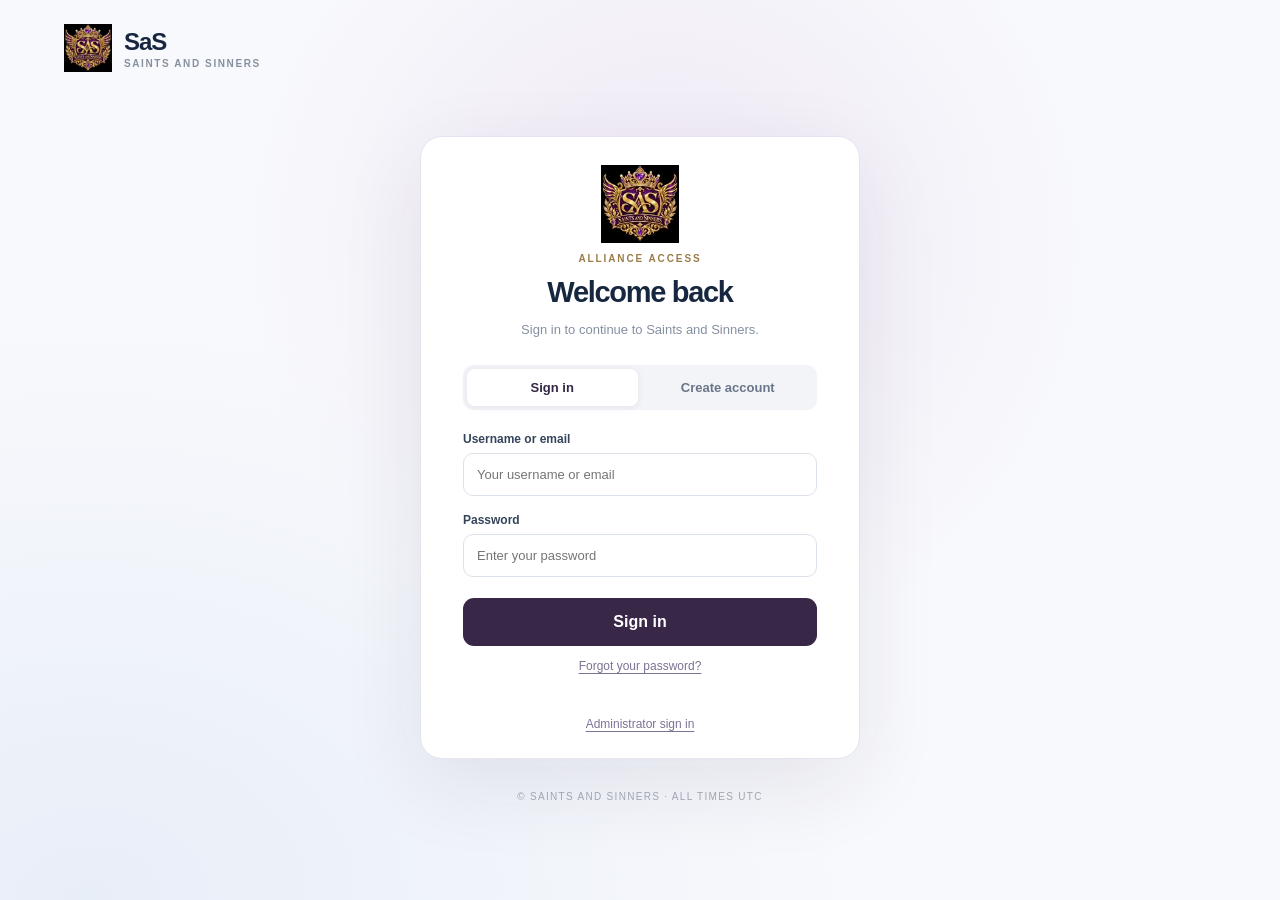
<file: index.html>
<!doctype html>
<html lang="en">
<head>
  <meta charset="utf-8">
  <meta name="viewport" content="width=device-width, initial-scale=1">
  <meta name="theme-color" content="#f7f8fb">
  <meta name="description" content="Saints and Sinners alliance events, resources and news.">
  <title>SaS | Alliance Website</title>
  <link rel="icon" href="/assets/logo.webp" type="image/webp">
  <link rel="stylesheet" href="/styles.css">
  <script src="/calendar.js" defer></script>
  <script src="/rss.js" defer></script>
  <script src="/unread.js" defer></script>
  <script src="/planner.js" defer></script>
  <script src="/reference-data.js" defer></script>
  <script src="/reference-ui.js" defer></script>
  <script src="/planner-ui.js" defer></script>
  <script src="/messenger-rich-ui.js" defer></script>
  <script src="/messenger-ui.js" defer></script>
  <script src="/app.js" defer></script>
</head>
<body>
  <section id="auth-gate" class="auth-gate" aria-label="SaS account access">
    <div class="auth-brand"><img src="/assets/logo.webp" alt="" width="65" height="65"><div><strong>SaS</strong><span>SAINTS AND SINNERS</span></div></div>
    <div class="auth-card">
      <div class="auth-emblem"><img src="/assets/logo.webp" alt="Saints and Sinners crest" width="96" height="96"></div>
      <p class="auth-eyebrow">ALLIANCE ACCESS</p>
      <h1 id="auth-heading">Welcome back</h1>
      <p id="auth-subheading">Sign in to continue to Saints and Sinners.</p>
      <div class="auth-tabs"><button type="button" class="auth-tab active" data-auth-tab="signin">Sign in</button><button type="button" class="auth-tab" data-auth-tab="register">Create account</button></div>
      <form id="member-login-form" class="auth-form">
        <label for="member-login-name">Username or email</label><input id="member-login-name" autocomplete="username" required placeholder="Your username or email">
        <label for="member-login-password">Password</label><input id="member-login-password" type="password" autocomplete="current-password" required placeholder="Enter your password">
        <button type="submit" class="auth-primary">Sign in</button>
        <button type="button" class="auth-admin-link" id="forgot-password">Forgot your password?</button>
      </form>
      <form id="member-register-form" class="auth-form hidden">
        <label for="member-username">Username</label><input id="member-username" minlength="3" maxlength="32" pattern="[A-Za-z0-9_.-]+" autocomplete="username" required placeholder="Choose a username">
        <label for="member-player">In-game player name</label><input id="member-player" minlength="2" maxlength="60" required placeholder="Your Police Chief name">
        <label for="member-email">Email address</label><input id="member-email" type="email" maxlength="254" autocomplete="email" required placeholder="you@example.com">
        <label for="member-password">Password</label><input id="member-password" type="password" minlength="12" maxlength="128" autocomplete="new-password" required placeholder="At least 12 characters">
        <button type="submit" class="auth-primary">Submit registration</button>
      </form>
      <form id="password-request-form" class="auth-form hidden">
        <label for="reset-identifier">Username, email or in-game name</label>
        <input id="reset-identifier" required maxlength="254" autocomplete="username" placeholder="e.g. ZER, email or OgX">
        <button type="submit" class="auth-primary">Request password change</button>
        <div class="auth-recovery-actions">
          <button type="button" class="auth-admin-link" id="have-reset-code">I have a reset code</button>
          <button type="button" class="auth-admin-link" data-auth-back>Back to sign in</button>
        </div>
      </form>
      <form id="password-complete-form" class="auth-form hidden">
        <label for="reset-username">Username, email or in-game name</label>
        <input id="reset-username" required autocomplete="username">
        <label for="reset-code">Reset code provided by an administrator</label>
        <input id="reset-code" required autocomplete="off">
        <label for="reset-new-password">New password</label>
        <input id="reset-new-password" required type="password" autocomplete="new-password" minlength="12" maxlength="128" placeholder="At least 12 characters">
        <button type="submit" class="auth-primary">Change password</button>
        <button type="button" class="auth-admin-link" data-auth-back>Back to sign in</button>
      </form>
      <p id="auth-feedback" class="auth-feedback" role="status" aria-live="polite"></p>
      <button id="auth-admin" type="button" class="auth-admin-link">Administrator sign in</button>
    </div>
    <span class="auth-bottom">© SAINTS AND SINNERS · ALL TIMES UTC</span>
  </section>

  <div id="entrance" class="entrance">
    <div class="entrance-glow entrance-glow-one" aria-hidden="true"></div>
    <div class="entrance-glow entrance-glow-two" aria-hidden="true"></div>
    <div class="entrance-topline" aria-hidden="true"><span>SaS</span><span>SAINTS AND SINNERS</span></div>
    <div class="entrance-content">
      <div class="entrance-crest" aria-hidden="true">
        <div class="entrance-ring entrance-ring-one"></div>
        <div class="entrance-ring entrance-ring-two"></div>
        <span class="entrance-spark entrance-spark-one"></span>
        <span class="entrance-spark entrance-spark-two"></span>
        <span class="entrance-spark entrance-spark-three"></span>
        <picture class="entrance-picture">
          <source srcset="/assets/crest.avif" type="image/avif">
          <img src="/assets/logo.webp" class="entrance-logo" width="320" height="320" alt="">
        </picture>
      </div>
      <p class="entrance-eyebrow">THE ALLIANCE WEBSITE</p>
      <h1>Welcome to SaS<span class="entrance-dot">.</span></h1>
      <p class="entrance-copy">Everything your alliance needs, in one place.</p>
      <button id="enter-site" type="button" class="enter-button"><span class="enter-button-label">Bring me in!</span><span class="enter-arrow" aria-hidden="true">→</span></button>
      <p class="entrance-hint">Events. Alliance updates. All in one place.</p>
    </div>
    <div class="entrance-bottomline" aria-hidden="true"><span>SAINTS AND SINNERS</span><span>ALL TIMES IN UTC</span></div>
  </div>

  <div id="website" class="website hidden">
    <header class="site-header">
      <div class="header-brand">
        <picture class="header-picture">
          <source srcset="/assets/crest.avif" type="image/avif">
          <img src="/assets/logo.webp" alt="" class="header-logo" width="54" height="54">
        </picture>
        <div><strong>SaS</strong><span>Saints and Sinners</span></div>
        <span class="header-divider"></span><span id="header-section">Events</span>
      </div>
      <div class="header-actions">
        <div class="utc-clock"><span>SERVER TIME (UTC)</span><strong id="clock">--:--:--</strong></div>
        <button class="small-button" id="admin-toggle" type="button">Admin login</button>
      </div>
    </header>

    <div class="layout" id="site-layout">
      <aside id="tools-sidebar" class="tools-sidebar hidden" aria-label="Calculator sections">
        <p class="sidebar-heading">CALCULATORS</p>
        <nav class="tools-nav" aria-label="Calculator navigation">
          <button type="button" data-view="tool-overview">Overview</button>
          <button type="button" data-view="tool-events">Event Points</button>
          <button type="button" data-view="tool-training">Troop Training</button>
          <button type="button" data-view="tool-buildings">Building Costs</button>
          <button type="button" data-view="tool-speedups">Speedups</button>
          <button type="button" data-view="tool-gathering">RSS Gathering</button>
          <span class="tools-nav-heading">GAME GUIDES</span>
          <button type="button" data-view="tool-svs">SvS Prep Week</button>
          <button type="button" data-view="tool-chief">Chief Almighty</button>
          <button type="button" data-view="tool-shards">Hero Star-Up</button>
          <button type="button" data-view="tool-pd">PD L1–30</button>
        </nav>
      </aside>
      <main class="content" id="main-content">
        <section class="page" id="page-events" data-section="events">
          <div class="page-title"><h1>Events</h1><button type="button" class="primary-button admin-only" data-create="events" hidden>Add event</button></div>
          <div class="stats-grid">
            <div class="stat-box"><span>Active Events</span><strong id="events-active">0</strong></div>
            <div class="stat-box"><span>Upcoming Events</span><strong id="events-upcoming">0</strong></div>
          </div>
          <div class="filter-bar">
            <input type="search" id="events-search" placeholder="Search events..." aria-label="Search events">
            <select id="events-category" aria-label="Filter event categories"><option value="">All Categories</option><option>Events</option><option>Deals</option><option>Alliance</option><option>Port Inspection</option><option>Other</option></select>
            <select id="events-status" aria-label="Filter event status"><option value="">All Statuses</option><option value="active">In Progress</option><option value="upcoming">Upcoming</option><option value="ended">Ended</option></select>
          </div>
          <div class="table-container">
            <table class="event-table"><thead><tr><th>Event</th><th>Category</th><th>Start (UTC)</th><th>End (UTC)</th><th>Status</th></tr></thead><tbody id="events-rows"></tbody></table>
          </div>
        </section>

        <section class="page hidden" id="page-alliance" data-section="alliance">
          <div class="page-title"><h1>Alliance Events</h1><button type="button" class="primary-button admin-only" data-create="alliance" hidden>Add alliance event</button></div>
          <div class="stats-grid">
            <div class="stat-box"><span>Active Events</span><strong id="alliance-active">0</strong></div>
            <div class="stat-box"><span>Upcoming Events</span><strong id="alliance-upcoming">0</strong></div>
          </div>
          <div class="filter-bar"><input type="search" id="alliance-search" placeholder="Search alliance events..." aria-label="Search alliance events"><select id="alliance-status" aria-label="Filter status"><option value="">All Statuses</option><option value="active">In Progress</option><option value="upcoming">Upcoming</option><option value="ended">Ended</option></select></div>
          <div class="table-container"><table class="event-table"><thead><tr><th>Event</th><th>Category</th><th>Start (UTC)</th><th>End (UTC)</th><th>Status</th></tr></thead><tbody id="alliance-rows"></tbody></table></div>
        </section>

        <section class="page hidden" id="page-rss" data-section="rss">
          <div class="rss-underlay" inert aria-hidden="true">
          <div class="page-title"><h1>Alliance RSS</h1><div class="rss-title-actions"><button type="button" class="small-button admin-only" id="rss-spend-open" hidden>Spend resources</button><button type="button" class="primary-button admin-only" id="rss-edit" hidden>Edit RSS</button></div></div>
          <div class="rss-resource-grid" aria-label="Alliance resource balances and production rates">
            <article class="rss-resource-card">
              <span class="rss-resource-icon" aria-hidden="true"><svg viewBox="0 0 24 24" fill="none" stroke="currentColor" stroke-width="1.8" stroke-linecap="round"><rect x="8" y="3" width="8" height="18" rx="4" transform="rotate(40 12 12)"/><path d="m7.5 16 2.5 2.5M14.5 5.5 17 8"/></svg></span>
              <div class="rss-resource-info"><span class="rss-resource-name">Ammo</span><strong id="rss-amount-ammo">—</strong><span class="rss-resource-rate" id="rss-rate-ammo">Not recorded</span><span class="rss-resource-limit" id="rss-limit-ammo">Capacity 1.2M</span></div>
            </article>
            <article class="rss-resource-card">
              <span class="rss-resource-icon" aria-hidden="true"><svg viewBox="0 0 24 24" fill="none" stroke="currentColor" stroke-width="1.8" stroke-linejoin="round"><rect x="3" y="6" width="18" height="12" rx="2"/><circle cx="12" cy="12" r="3"/><path d="M6 9h1M17 15h1"/></svg></span>
              <div class="rss-resource-info"><span class="rss-resource-name">Cash</span><strong id="rss-amount-cash">—</strong><span class="rss-resource-rate" id="rss-rate-cash">Not recorded</span><span class="rss-resource-limit" id="rss-limit-cash">Capacity 1.2M</span></div>
            </article>
            <article class="rss-resource-card">
              <span class="rss-resource-icon" aria-hidden="true"><svg viewBox="0 0 24 24" fill="none" stroke="currentColor" stroke-width="1.8" stroke-linejoin="round"><path d="M13 2 5 13h7l-1 9 8-12h-7z"/></svg></span>
              <div class="rss-resource-info"><span class="rss-resource-name">Electricity</span><strong id="rss-amount-electricity">—</strong><span class="rss-resource-rate" id="rss-rate-electricity">Not recorded</span><span class="rss-resource-limit" id="rss-limit-electricity">Capacity 1.2M</span></div>
            </article>
            <article class="rss-resource-card">
              <span class="rss-resource-icon" aria-hidden="true"><svg viewBox="0 0 24 24" fill="none" stroke="currentColor" stroke-width="1.8" stroke-linecap="round"><rect x="6" y="3" width="12" height="18" rx="2"/><path d="M6 8h12M6 16h12M8 5h8M8 19h8"/></svg></span>
              <div class="rss-resource-info"><span class="rss-resource-name">Gas</span><strong id="rss-amount-gas">—</strong><span class="rss-resource-rate" id="rss-rate-gas">Not recorded</span><span class="rss-resource-limit" id="rss-limit-gas">Capacity 1.2M</span></div>
            </article>
          </div>
          <div class="rss-feature-grid">
            <section class="rss-panel">
              <div class="rss-panel-heading"><span class="rss-heading-mark" aria-hidden="true"><svg viewBox="0 0 24 24" fill="none" stroke="currentColor" stroke-width="2" stroke-linejoin="round"><path d="m12 3 9 5-9 5-9-5zM3 12l9 5 9-5M3 16l9 5 9-5"/></svg></span><h2>Alliance Territory</h2></div>
              <div class="rss-territory-content">
                <div class="rss-territory-art" aria-hidden="true">
                  <svg viewBox="0 0 220 180" fill="none">
                    <path d="M0 35 110 0l110 35v108l-110 37L0 143Z" fill="#e7f0f9"/>
                    <path d="m0 85 110-38 110 38M0 124l110-38 110 38M55 17v146M110 0v180M165 17v146" stroke="#c8dceb" stroke-width="1"/>
                    <path d="m48 105 62-46 62 46-62 47z" fill="#c5ddf2" stroke="#8fb4d5" stroke-width="2"/>
                    <path d="m73 104 37-28 37 28v25l-37 29-37-29z" fill="#5082bc"/>
                    <path d="m73 104 37 27 37-27-37-28z" fill="#8fb7e0"/>
                    <path d="M110 131v27M110 76V40M110 40h27l-5 9 5 9h-27" stroke="#335d93" stroke-width="3" stroke-linejoin="round"/>
                    <path d="m48 105 62 47 62-47" stroke="#4988bb" stroke-width="2"/>
                  </svg>
                  <span>Territory overview</span>
                </div>
                <div class="rss-territory-details">
                  <div><h3>Territory Expansion</h3><p id="rss-territory-plan">Alliance HQ and flags expand controlled territory.</p></div>
                  <div><h3>Alliance Buffs</h3><p>Territory bonuses apply while your PD is inside eligible alliance territory.</p></div>
                </div>
              </div>
            </section>
            <section class="rss-panel">
              <div class="rss-panel-heading"><span class="rss-heading-mark" aria-hidden="true"><svg viewBox="0 0 24 24" fill="none" stroke="currentColor" stroke-width="1.8" stroke-linecap="round"><path d="M9 3h6M10 3v6l-6 10a2 2 0 0 0 1.7 3h12.6a2 2 0 0 0 1.7-3L14 9V3M8 15h8"/></svg></span><h2>Alliance Research</h2></div>
              <div class="rss-tech-content">
                <strong id="rss-tech-name">No technology selected</strong>
                <span id="rss-tech-stage" class="rss-tech-stage hidden"></span>
                <p id="rss-tech-plan">Our next technology plan has not been posted yet.</p>
                <div id="rss-tech-countdown-box" class="rss-tech-countdown-box hidden">
                  <span class="rss-countdown-kicker">TIME REMAINING</span>
                  <strong id="rss-tech-time-remaining" class="rss-tech-time-remaining">00:00:00</strong>
                  <span id="rss-tech-time-label" class="rss-tech-time-label">Research in progress</span>
                </div>
                <p id="rss-tech-unreported" class="rss-tech-unreported">No research countdown has been set.</p>
              </div>
            </section>
          </div>
          <section class="rss-panel rss-buffs-panel">
            <div class="rss-panel-heading"><span class="rss-heading-mark" aria-hidden="true"><svg viewBox="0 0 24 24" fill="none" stroke="currentColor" stroke-width="2" stroke-linecap="round"><path d="m13 2-9 12h7l-1 8 10-13h-7z"/></svg></span><h2 id="rss-buffs-heading">Territory Buffs</h2></div>
            <div class="rss-buff-grid">
              <div class="rss-buff"><span class="rss-buff-icon" aria-hidden="true"><svg viewBox="0 0 24 24" fill="none" stroke="currentColor" stroke-width="2" stroke-linecap="round"><path d="M4 20 20 4M4 4l16 16M6 18l-3 3M18 18l3 3"/></svg></span><div><span>Troop Attack</span><strong id="rss-buff-troop_attack">Not set</strong></div></div>
              <div class="rss-buff"><span class="rss-buff-icon" aria-hidden="true"><svg viewBox="0 0 24 24" fill="none" stroke="currentColor" stroke-width="2" stroke-linejoin="round"><path d="M12 2 20 5v6c0 5-4 9-8 11-4-2-8-6-8-11V5z"/><path d="m9 12 2 2 4-4"/></svg></span><div><span>Troop Defense</span><strong id="rss-buff-troop_defense">Not set</strong></div></div>
              <div class="rss-buff"><span class="rss-buff-icon" aria-hidden="true"><svg viewBox="0 0 24 24" fill="none" stroke="currentColor" stroke-width="2" stroke-linejoin="round"><path d="M20.5 8.5c0 5-8.5 11.5-8.5 11.5S3.5 13.5 3.5 8.5a4.5 4.5 0 0 1 8.5-2 4.5 4.5 0 0 1 8.5 2z"/></svg></span><div><span>Troop HP</span><strong id="rss-buff-troop_hp">Not set</strong></div></div>
              <div class="rss-buff"><span class="rss-buff-icon" aria-hidden="true"><svg viewBox="0 0 24 24" fill="none" stroke="currentColor" stroke-width="2" stroke-linecap="round"><path d="M5 21 17 9M13 4l7 7M13 4c4-1 7 1 8 4M3 21h5"/></svg></span><div><span>Resource Gathering</span><strong id="rss-buff-resource_gathering">Not set</strong></div></div>
            </div>
          </section>
          <section class="rss-panel rss-spending-panel">
            <div class="rss-spending-heading"><div class="rss-panel-heading"><span class="rss-heading-mark" aria-hidden="true"><svg viewBox="0 0 24 24" fill="none" stroke="currentColor" stroke-width="2"><path d="M4 7h16M4 12h16M4 17h16"/></svg></span><h2>Resource Spending</h2></div><span class="rss-spending-subtext">Amounts are deducted at the recorded UTC time.</span></div>
            <div class="rss-spending-list" id="rss-spending-list"><p class="rss-empty-spending">No resources spent yet.</p></div>
          </section>
          <div class="rss-footer"><span id="rss-last-updated">No alliance RSS data posted yet.</span><span>Values are entered by alliance staff.</span></div>
          <p class="rss-legacy-note hidden" id="rss-legacy-note"></p>
          </div>
          <div class="rss-construction" role="status">
            <div class="rss-construction-card">
              <span class="rss-construction-mark" aria-hidden="true">✦</span>
              <h2>UNDER CONSTRUCTION</h2>
            </div>
          </div>
        </section>

        <section class="page hidden" id="page-updates" data-section="updates">
          <div class="page-title"><h1>Website Updates</h1><button type="button" class="primary-button admin-only" data-create="updates" hidden>Post update</button></div>
          <div class="post-list" id="updates-list"></div>
        </section>

        <section class="page hidden" id="page-announcements" data-section="announcements">
          <div class="page-title"><h1>HR Announcements</h1><button type="button" class="primary-button admin-only" data-create="announcements" hidden>Post announcement</button></div>
          <div class="post-list" id="announcements-list"></div>
        </section>
        <section class="page hidden" id="page-tool-overview" data-section="tool-overview">
          <div class="page-title"><div><p class="section-kicker">SAINTS AND SINNERS</p><h1>What do you want to calculate?</h1></div></div>
          <div class="tool-welcome">
            <div><strong>Welcome to SaS Tools</strong><span>Pick a tool below. Enter your game values and your results appear automatically.</span></div>
            <span class="tool-welcome-symbol" aria-hidden="true">✦</span>
          </div>
          <div class="tool-feature-grid">
            <button type="button" data-view="tool-events" class="tool-feature"><span>01 · EVENT POINTS</span><strong>How many points will I earn?</strong><small>Select an event and enter the actions you plan.</small><span class="tool-feature-arrow">Open →</span></button>
            <button type="button" data-view="tool-training" class="tool-feature"><span>02 · TROOP TRAINING</span><strong>What will my troops cost?</strong><small>Choose troops, count and optional boost.</small><span class="tool-feature-arrow">Open →</span></button>
            <button type="button" data-view="tool-buildings" class="tool-feature"><span>03 · BUILDING COSTS</span><strong>What does this upgrade cost?</strong><small>Choose a building level to check RSS.</small><span class="tool-feature-arrow">Open →</span></button>
            <button type="button" data-view="tool-speedups" class="tool-feature"><span>04 · SPEEDUPS</span><strong>How many speedups do I need?</strong><small>Enter the time left and see all options.</small><span class="tool-feature-arrow">Open →</span></button>
            <button type="button" data-view="tool-gathering" class="tool-feature"><span>05 · RSS GATHERING</span><strong>How much can I collect?</strong><small>Choose a resource, node and bonus.</small><span class="tool-feature-arrow">Open →</span></button>
            <button type="button" data-view="tool-svs" class="tool-feature"><span>07 · EVENT GUIDE</span><strong>State vs. State Prep Week</strong><small>Chest targets, day-by-day point rates and required items.</small><span class="tool-feature-arrow">Open →</span></button>
            <button type="button" data-view="tool-chief" class="tool-feature"><span>08 · EVENT GUIDE</span><strong>Chief Almighty</strong><small>Seven days of milestones and point calculations.</small><span class="tool-feature-arrow">Open →</span></button>
            <button type="button" data-view="tool-shards" class="tool-feature"><span>09 · HERO GROWTH</span><strong>Hero Star-Up Shards</strong><small>All six steps per star and cumulative totals.</small><span class="tool-feature-arrow">Open →</span></button>
            <button type="button" data-view="tool-pd" class="tool-feature"><span>10 · BUILDING GUIDE</span><strong>PD Office: Level 1–30</strong><small>Costs and base construction time at every level.</small><span class="tool-feature-arrow">Open →</span></button>
            <button type="button" data-view="rss" class="tool-feature"><span>06 · ALLIANCE RSS</span><strong>How much RSS does SaS have?</strong><small>Review production, balances and spending.</small><span class="tool-feature-arrow">Open →</span></button>
          </div>
        </section>

        <section class="page hidden" id="page-tool-svs" data-section="tool-svs">
          <div class="page-title"><div><p class="section-kicker">EVENT GUIDE</p><h1>State vs. State</h1></div></div>
          <div class="reference-intro"><strong>Prep Week Planner</strong><span>Choose a day. See the reward chests and the amount needed for every scoring action.</span></div>
          <div class="tool-panel">
            <p class="tool-footnote">State age days 50–110. Days 1–5 are Prep; day 6 is Final Showdown. Other editions may have different thresholds.</p>
            <div class="reference-days" id="ref-svs-days" role="group" aria-label="SvS event days"></div>
            <div id="ref-svs-content" aria-live="polite"></div>
          </div>
        </section>
        <section class="page hidden" id="page-tool-chief" data-section="tool-chief">
          <div class="page-title"><div><p class="section-kicker">EVENT GUIDE</p><h1>Chief Almighty</h1></div></div>
          <div class="reference-intro"><strong>Daily Reward Planner</strong><span>Seven days, four point chests and scoring actions for each event day.</span></div>
          <div class="tool-panel">
            <p class="tool-footnote">Edition 5, PD under 19, state age days 1–112. Different PD groups/editions need different reward targets—verify against your game.</p>
            <div class="reference-days" id="ref-chief-days" role="group" aria-label="Chief Almighty event days"></div>
            <div id="ref-chief-content" aria-live="polite"></div>
          </div>
        </section>
        <section class="page hidden" id="page-tool-shards" data-section="tool-shards">
          <div class="page-title"><div><p class="section-kicker">HERO GROWTH</p><h1>Hero Star-Up Shards</h1></div></div>
          <div class="reference-intro"><strong>1,065 shards to 5 stars</strong><span>Excludes the initial hero recruitment cost.</span></div>
          <div class="tool-panel">
            <div class="reference-shard-cards" id="ref-shards-cards"></div>
            <div class="table-container"><table class="tool-table ref-table"><thead><tr><th>Star</th><th>Step 1</th><th>Step 2</th><th>Step 3</th><th>Step 4</th><th>Step 5</th><th>Step 6</th><th>Per star</th><th>Cumulative</th></tr></thead><tbody id="ref-shards-table"></tbody></table></div>
          </div>
        </section>
        <section class="page hidden" id="page-tool-pd" data-section="tool-pd">
          <div class="page-title"><div><p class="section-kicker">BUILDING GUIDE</p><h1>PD Office: Levels 1–30</h1></div></div>
          <div class="reference-intro"><strong>Level-by-level upgrade costs</strong><span>Base building time before research, help or other reductions.</span></div>
          <div class="tool-panel">
            <div class="tool-form-grid">
              <label>Current PD Level<select id="ref-pd-current"></select></label>
              <label>Target PD Level<select id="ref-pd-target"></select></label>
            </div>
            <div id="ref-pd-summary" class="tool-stats" aria-live="polite"></div>
            <div class="table-container"><table class="tool-table ref-table"><thead><tr><th>Level</th><th>Ammo</th><th>Cash</th><th>Electricity</th><th>Gas</th><th>Base time</th></tr></thead><tbody id="ref-pd-table"></tbody></table></div>
            <p class="tool-footnote">Values mirror the guide's published display. Some amounts are rounded (K/M), so cumulative totals are estimates, not exact game units.</p>
          </div>
        </section>

        <section class="page hidden" id="page-tool-training" data-section="tool-training">
          <div class="page-title"><h1>Troop Training</h1></div>
          <div class="tool-steps" aria-label="Training calculator instructions"><span><b>1</b> Choose troops</span><span><b>2</b> Enter point target</span><span><b>3</b> See required troops, costs &amp; time</span></div>
          <div class="tool-panel">
            <div class="tool-form-grid">
              <label>Which troops?
                <select id="planner-troop">
                  <option value="guard-9">Guard IX — Honored</option>

                  <option value="biker-9">Biker IX — Honored</option>
                  <option value="marksman-9">Marksman IX — Honored</option>
                  <option value="guard-10">Guard X — Royal</option>
                  <option value="marksman-10">Marksman X — Royal</option>

                </select>
                <div class="locked-troops" aria-label="Unavailable level ten troops">
                  <button class="locked-troop" type="button" data-locked-troop="Royal Biker — T10" aria-label="Biker T10 locked">
                    <svg aria-hidden="true" viewBox="0 0 24 24" width="16" height="16" fill="none" stroke="currentColor" stroke-width="2"><rect x="5" y="10" width="14" height="11" rx="2"/><path d="M8 10V7a4 4 0 0 1 8 0v3"/></svg>Biker X
                  </button>
                </div>
              </label>
              <label>How many Event Points do you want?<input id="planner-target-points" type="number" min="0" step="1" value="1072170"></label>
              <input id="planner-count" type="hidden" value="722">
              <label>Actual time in-game for 722 troops
                <input id="planner-actual-sample" type="text" inputmode="text" autocomplete="off" spellcheck="false"
                  placeholder="e.g. 08:15:30 or 1d 02:15:30" aria-describedby="planner-actual-help">
                <small id="planner-actual-help" class="tool-footnote">Enter the training time your game shows for 722 of the selected troops. Saved separately for each troop type.</small>
              </label>
            </div>
            <button id="planner-capacity" class="capacity-toggle" type="button" aria-pressed="false"><span><strong class="capacity-title">Training Capacity UP (2h)</strong><small>Optional · +200% capacity means 3× troops, RSS and time</small></span><strong id="planner-capacity-state">OFF</strong></button>
            <h2 class="tool-subtitle">Troops needed for your point target</h2>
            <p class="tool-footnote">Origin Time comes from the troop screenshots. Actual Time uses the training time you see in-game, which may be shorter. Phase 3 scoring: Level IX = 1,485 points and Level X = 1,960 points per troop.</p>
            <div class="tool-stats" id="planner-training-results" aria-live="polite"></div>
            <div class="tool-metadata" id="planner-training-notes"></div>
            <div class="tool-actions">
              <button type="button" id="planner-send-speedups" class="small-button">Calculate speedups →</button>
              <button type="button" id="planner-send-event" class="small-button">Officer event points →</button>
            </div>
            <details class="tool-settings"><summary>How is training time calculated?</summary><p class="tool-footnote">The screenshot Origin Time is for 722 troops. Actual Time is calculated from the actual 722-troop duration you enter for the selected troop type. Both times scale with the number of troops. Because the available screenshots do not establish every actual time, no reduction is assumed. With Training Capacity UP enabled, the number of troops may be rounded up to a complete threefold batch.</p></details>
          </div>
        </section>

        <section class="page hidden" id="page-tool-buildings" data-section="tool-buildings">
          <div class="page-title"><h1>Building Costs</h1></div>
          <div class="tool-steps"><span><b>1</b> Choose upgrade level</span><span><b>2</b> Check required RSS</span></div>
          <div class="tool-panel">
            <div class="tool-form-grid">
              <label>Building<select disabled><option>Chief's Office</option></select></label>
              <label>Upgrade to level<select id="planner-building-level">
                <option value="10">Level 10</option><option value="11">Level 11</option>
                <option value="15">Level 15</option><option value="20">Level 20</option>
              </select></label>
            </div>
            <div id="planner-building-results" class="tool-stats" aria-live="polite"></div>
            <div class="table-container"><table class="tool-table"><thead><tr><th>To level</th><th>Cash</th><th>Ammo</th><th>Electricity</th><th>Gas</th></tr></thead><tbody id="planner-building-table"></tbody></table></div>
            <p class="tool-footnote">These are individual upgrade costs to the displayed level, not totals from level 1 or for a level range. Missing levels are deliberately not estimated as exact game costs.</p>
            <details class="tool-settings"><summary>Chief's Office: full-build total</summary>
              <div class="tool-stats">
                <div class="tool-stat"><span>Cash</span><strong>3.22B</strong></div>
                <div class="tool-stat"><span>Ammo</span><strong>3.21B</strong></div>
                <div class="tool-stat"><span>Electricity</span><strong>633.1M</strong></div>
                <div class="tool-stat"><span>Gas</span><strong>161.1M</strong></div>
                <div class="tool-stat"><span>Electro Cores</span><strong>5,715</strong></div>
                <div class="tool-stat"><span>Base building time</span><strong>~480 days</strong></div>
              </div>
              <p class="tool-footnote">Approximate total for full progression to Electro 5 from the public guide; it is not the price of the selected single upgrade.</p>
            </details>
            <details class="tool-settings"><summary>Joint Confiscation Point</summary>
              <div class="tool-stats">
                <div class="tool-stat"><span>Ammo</span><strong>200K</strong></div>
                <div class="tool-stat"><span>Cash</span><strong>200K</strong></div>
                <div class="tool-stat"><span>Electricity</span><strong>200K</strong></div>
                <div class="tool-stat"><span>Gas</span><strong>200K</strong></div>
              </div>
              <p class="tool-footnote">Total 800K alliance RSS for a Joint Confiscation Point. These are treasury costs, not the individual player's gathering expenses.</p>
            </details>
          </div>
        </section>

        <section class="page hidden" id="page-tool-events" data-section="tool-events">
          <div class="page-title"><h1>Event Points</h1></div>
          <div class="tool-steps"><span><b>1</b> Select phase</span><span><b>2</b> Enter planned actions</span><span><b>3</b> See your score</span></div>
          <div class="tool-panel">
            <div class="tool-form-grid">
              <label>Which event phase?<select id="planner-phase">
                <option value="1">Phase 1 — PD Construction</option>
                <option value="3">Phase 3 — Officer Training</option>
                <option value="4">Phase 4 — Resource Confiscation</option>
                <option value="5">Phase 5 — Power Sprint</option>
                <option value="faceoff">Alliance Faceoff — Gathering (Day 1/3)</option>
              </select></label>
              <label>Points you want to reach<input id="planner-target" type="number" min="0" step="1" value="1000000"></label>
            </div>
            <p class="tool-small-label">Enter how much you plan to do</p>
            <div id="planner-event-fields" class="tool-inputs"></div>
            <div class="tool-total" aria-live="polite">
              <span>Estimated event points</span><strong id="planner-event-total">0</strong>
              <small id="planner-event-remaining"></small>
            </div>
            <details class="tool-settings"><summary>Custom point values</summary>
              <div id="planner-custom-points" class="tool-form-grid"></div>
              <div class="tool-actions"><button type="button" class="small-button" id="planner-reset-rates">Reset Values</button></div>
              <p class="tool-footnote">Custom scoring values are saved on this device, for your account only. Event phases are separate from Alliance Faceoff.</p>
            </details>
            <p class="tool-footnote" id="planner-event-source"></p>
          </div>
        </section>

        <section class="page hidden" id="page-tool-speedups" data-section="tool-speedups">
          <div class="page-title"><h1>Speedups</h1></div>
          <div class="tool-steps"><span><b>1</b> Enter time left</span><span><b>2</b> See speedups needed</span></div>
          <div class="tool-panel">
            <div class="tool-form-grid">
              <label>Days<input type="number" min="0" max="365" step="1" value="1" id="planner-speed-days"></label>
              <label>Hours<input type="number" min="0" max="23" step="1" value="0" id="planner-speed-hours"></label>
              <label>Minutes<input type="number" min="0" max="59" step="1" value="0" id="planner-speed-minutes"></label>
            </div>
            <div class="tool-total"><span>Time to skip</span><strong id="planner-speed-total">24h</strong></div>
            <h2 class="tool-subtitle">Choose one speedup type</h2>
            <div class="tool-stats" id="planner-speed-singles" aria-live="polite"></div>
            <h2 class="tool-subtitle">Or use the speedups you already have</h2>
            <div class="tool-form-grid" id="planner-speed-inventory">
              <label>1 minute<input type="number" min="0" step="1" data-speed-owned="1m" value="0"></label>
              <label>5 minutes<input type="number" min="0" step="1" data-speed-owned="5m" value="0"></label>
              <label>1 hour<input type="number" min="0" step="1" data-speed-owned="1h" value="0"></label>
              <label>3 hours<input type="number" min="0" step="1" data-speed-owned="3h" value="0"></label>
              <label>8 hours<input type="number" min="0" step="1" data-speed-owned="8h" value="0"></label>
            </div>
            <div id="planner-speed-mix" class="tool-total" aria-live="polite"></div>
            <p class="tool-footnote">The combined suggestion uses the longest available speedups first and may not always be the mathematically optimal mix. The single-type counts round up when necessary.</p>
          </div>
        </section>

        <section class="page hidden" id="page-tool-gathering" data-section="tool-gathering">
          <div class="page-title"><h1>RSS Gathering</h1></div>
          <div class="tool-steps"><span><b>1</b> Choose RSS &amp; node</span><span><b>2</b> Add bonus</span><span><b>3</b> See RSS per hour</span></div>
          <div class="tool-panel">
            <div class="tool-form-grid">
              <label>Resource<select id="planner-gather-type"><option value="ammo">Ammo</option><option value="cash">Cash</option><option value="electricity">Electricity</option><option value="gas">Gas</option></select></label>
              <label>Node level<select id="planner-gather-level"><option>1</option><option>2</option><option>3</option><option>4</option><option>5</option><option>6</option><option>7</option><option selected>8</option></select></label>
              <label>Total gathering bonus (%)<input id="planner-gather-bonus" type="number" min="0" step="0.1" value="0"></label>
            </div>
            <div id="planner-gather-results" class="tool-total" aria-live="polite"></div>
            <div class="table-container"><table class="tool-table"><thead><tr><th>Node level</th><th>Ammo/h</th><th>Cash/h</th><th>Electricity/h</th><th>Gas/h</th></tr></thead><tbody id="planner-gather-table"></tbody></table></div>
            <p class="tool-footnote">Estimated gathering rates excluding officer carrying capacity, remaining node resources and any bonuses not entered above.</p>
          </div>
        </section>

        <section class="page hidden" id="page-messenger" data-section="messenger">
          <div class="page-title messenger-titlebar">
            <div><p class="section-kicker">SAINTS AND SINNERS</p><h1>SaS Messenger</h1></div>
            <span class="messenger-page-unread" id="messenger-page-unread" hidden>0 unread</span>
          </div>
          <div class="messenger-shell" id="messenger-shell">
            <aside class="messenger-list" aria-label="Conversations">
              <div class="messenger-list-heading">
                <strong>Messages</strong>
                <span class="messenger-unread-count" id="messenger-list-unread" hidden>0</span>
              </div>
              <button type="button" class="messenger-create-group" id="messenger-create-group">+ Create Group</button>
              <p class="messenger-list-help">Find approved players or choose a group to start chatting.</p>
              <label class="messenger-search-label" for="messenger-search"><span class="sr-only">Find a player</span>
                <svg width="17" height="17" viewBox="0 0 24 24" fill="none" stroke="currentColor" stroke-width="1.8" aria-hidden="true"><circle cx="11" cy="11" r="7"/><path d="m16.5 16.5 4.5 4.5"/></svg>
                <input id="messenger-search" type="search" autocomplete="off" placeholder="Find a player...">
              </label>
              <div class="messenger-contact-list" id="messenger-contact-list" role="list">
                <p class="messenger-loading">Loading conversations…</p>
              </div>
            </aside>
            <div class="messenger-chat" id="messenger-chat">
              <div class="messenger-chat-header">
                <button type="button" id="messenger-back" class="messenger-back" aria-label="Back to conversations">
                  <svg width="19" height="19" viewBox="0 0 24 24" fill="none" stroke="currentColor" stroke-width="2" aria-hidden="true"><path d="m15 18-6-6 6-6"/></svg>
                </button>
                <div class="messenger-avatar messenger-active-avatar" id="messenger-active-avatar" aria-hidden="true">SaS</div>
                <div class="messenger-chat-identity">
                  <strong id="messenger-active-name">SaS Messenger</strong>
                  <span id="messenger-active-detail">Select a conversation to get started.</span>
                  <span id="rich-typing" role="status" aria-live="polite"></span>
                </div>
                <button type="button" id="messenger-add-players"
                  class="messenger-add-players" aria-label="Invite players to this group"
                  title="Add players" hidden>+</button>
              </div>
              <div class="messenger-history" id="messenger-history" role="log" aria-live="polite" aria-relevant="additions text">
                <div class="messenger-empty">No Conversation has been Made</div>
              </div>
              <div class="messenger-alliance-lock" id="messenger-alliance-lock" hidden>
                <div class="messenger-alliance-blur" aria-hidden="true">
                  <div class="messenger-blur-bubble"></div>
                  <div class="messenger-blur-bubble short"></div>
                  <div class="messenger-blur-bubble"></div>
                </div>
                <div class="messenger-join-content">
                  <strong id="messenger-join-title">SaS - Group Chat</strong>
                  <p id="messenger-join-description">Join the group to read its messages and take part in the conversation.</p>
                  <button id="messenger-join-alliance" type="button">Join SaS Group</button>
                </div>
              </div>
              <form class="messenger-compose" id="messenger-compose">
                <div id="rich-reply-preview" class="rich-compose-preview" hidden>
                  <div><strong id="rich-reply-author">Reply</strong><span id="rich-reply-body"></span></div>
                  <button type="button" id="rich-reply-cancel" aria-label="Cancel reply">×</button>
                </div>
                <div id="rich-photo-preview" class="rich-compose-preview" hidden>
                  <img id="rich-photo-thumb" alt="Image ready to share">
                  <span>Photo ready · Add an optional caption</span>
                  <button type="button" id="rich-photo-cancel" aria-label="Remove photo">×</button>
                </div>
                <div id="rich-mention-picker" class="rich-mention-picker" hidden></div>
                <button type="button" class="rich-tool-button" id="rich-image-trigger" aria-label="Attach photo" title="Share image">📷</button>
                <input id="rich-image-file" type="file" accept="image/png,image/jpeg,image/webp,image/heic,image/heif" hidden>
                <button type="button" class="rich-tool-button" id="rich-poll-trigger" aria-label="Create group poll" title="Create poll" hidden>☷</button>
                <label class="sr-only" for="messenger-message">Your message</label>
                <input id="messenger-message" autocomplete="off" maxlength="2000" placeholder="Write a message..." disabled>
                <button type="submit" id="messenger-send" disabled aria-label="Send message" title="Send message">
                  <svg width="19" height="19" viewBox="0 0 24 24" fill="none" stroke="currentColor" stroke-width="2" aria-hidden="true"><path d="m22 2-7 20-4-9-9-4Z"/><path d="M22 2 11 13"/></svg>
                </button>
              </form>
              <p class="messenger-error" id="messenger-error" role="status" hidden></p>
            </div>
          </div>
        </section>
        <section class="page hidden" id="page-accounts" data-section="accounts">
          <div class="page-title"><div><p class="section-kicker">ADMINISTRATION</p><h1>SaS – Accounts</h1></div></div>
          <div class="stats-grid accounts-stats">
            <div class="stat-box"><span>Pending requests</span><strong id="accounts-pending">0</strong></div>
            <div class="stat-box"><span>Approved players</span><strong id="accounts-approved">0</strong></div>
            <div class="stat-box"><span>Rejected requests</span><strong id="accounts-rejected">0</strong></div>
          </div>
          <div class="filter-bar"><input id="accounts-search" type="search" placeholder="Search players or email..." aria-label="Search accounts"><select id="accounts-filter" aria-label="Filter accounts"><option value="">All accounts</option><option value="pending">Pending</option><option value="approved">Approved</option><option value="rejected">Rejected</option></select></div>
          <div id="accounts-list" class="accounts-list"></div>
          <div class="page-title" style="margin-top:32px"><h2>Password change requests <span id="password-requests-badge" class="nav-unread" hidden>0</span></h2><button type="button" class="small-button" id="password-requests-refresh">Refresh requests</button></div>
          <p class="accounts-muted">New requests appear here. Approve to generate a one-time code and share it privately. Reviewed requests disappear from this list after 48 hours; unused codes expire after 1 hour.</p>
          <div id="password-requests-list" class="accounts-list"></div>
          <div class="page-title" style="margin-top:32px"><h2>Moderation &amp; Active Bans</h2><div class="ban-queue-controls"><button type="button" class="small-button" id="ban-queue-refresh">Refresh bans</button></div></div>
          <p class="accounts-muted">Bans take effect immediately when confirmed. You can lift a restriction at any time using Unban.</p>
          <div class="ban-queue-list" id="ban-queue-list" aria-live="polite"></div>
          <div class="page-title" style="margin-top:32px"><h2>Discord notifications</h2><button type="button" class="small-button" id="discord-status-refresh">Refresh status</button></div>
          <p class="accounts-muted">Check each webhook configuration and send a test message directly from the admin panel.</p>
          <div class="discord-status-grid" id="discord-status-grid" aria-live="polite">
            <p class="accounts-muted">Loading notification channels…</p>
          </div>
        </section>
      </main>

      <aside class="right-sidebar" aria-label="Website navigation">
        <div class="sidebar-identity"><picture class="sidebar-picture"><source srcset="/assets/crest.avif" type="image/avif"><img src="/assets/logo.webp" alt="Saints and Sinners logo" width="88" height="88"></picture><strong>Saints and Sinners</strong><span>Alliance Website</span></div>
        <p class="sidebar-heading">EXPLORE <span class="mobile-nav-hint">← Swipe to see more →</span></p>
        <nav class="sidebar-nav">
          <button type="button" data-view="events" class="selected"><span>Events</span><span class="nav-unread" data-unread="events" hidden aria-label="No new updates">0</span></button>
          <button type="button" data-view="alliance"><span>Alliance Events</span><span class="nav-unread" data-unread="alliance" hidden aria-label="No new updates">0</span></button>
          <button type="button" data-view="rss"><span>Alliance RSS</span><span class="nav-unread" data-unread="rss" hidden aria-label="No new updates">0</span></button>
          <button type="button" data-view="updates"><span>Website Updates</span><span class="nav-unread" data-unread="updates" hidden aria-label="No new updates">0</span></button>
          <button type="button" data-view="announcements"><span>HR Announcements</span><span class="nav-unread" data-unread="announcements" hidden aria-label="No new updates">0</span></button>
          <button type="button" data-view="messenger"><span>SaS Messenger</span><span id="messenger-nav-unread" class="nav-unread" hidden aria-label="No unread messages">0</span></button>
          <span class="nav-group-label">TOOLS</span>
          <button type="button" data-view="tool-overview"><span>Calculators</span><span class="nav-hint">10 sections</span></button>
          <button type="button" class="admin-only" data-view="accounts" hidden><span>SaS – Accounts</span><span id="accounts-badge" class="nav-unread" hidden>0</span></button>
        </nav>
        <div class="sidebar-footer"><span>SaS Alliance</span><span>All event times are UTC.</span></div>
      </aside>
    </div>

    <div id="toast" class="toast" role="status" aria-live="polite"></div>
  </div>

  <dialog id="confirm-action-dialog" class="dialog confirm-action-dialog" aria-labelledby="confirm-action-title" aria-describedby="confirm-action-message">
    <div class="dialog-top">
      <div><span class="section-kicker">SAINTS AND SINNERS</span><h2 id="confirm-action-title">Please confirm</h2></div>
      <button type="button" class="close-button" data-confirm-choice="cancel" aria-label="Close">×</button>
    </div>
    <p id="confirm-action-message" class="confirm-action-message"></p>
    <p class="form-error" id="confirm-action-error" aria-live="polite"></p>
    <div class="dialog-actions">
      <button type="button" class="small-button" data-confirm-choice="cancel">Cancel</button>
      <button type="button" class="danger-button confirm-action-submit" data-confirm-choice="accept">Delete permanently</button>
    </div>
  </dialog>

  <dialog id="ban-dialog" class="dialog">
    <form id="ban-form">
      <div class="dialog-top">
        <div><span class="section-kicker">ADMIN MODERATION</span><h2>Ban account immediately</h2></div>
        <button type="button" class="close-button" data-close="ban-dialog" aria-label="Close">×</button>
      </div>
      <input id="ban-member-id" type="hidden">
      <p id="ban-member-name" class="form-intro"></p>
      <label for="ban-kind">Ban type</label>
      <select id="ban-kind" required>
        <option value="ip">IP Ban</option>
        <option value="email">Email Ban</option>
        <option value="name">Name Ban (Username &amp; In-game Name)</option>
        <option value="everything">Everything Ban</option>
      </select>
      <p class="accounts-muted" id="ban-ip-warning">IP bans use the verified network address recorded at sign-in. Shared networks may affect other players.</p>
      <label for="ban-reason">Reason (optional)</label>
      <textarea id="ban-reason" maxlength="500" rows="3" placeholder="Reason for moderation"></textarea>
      <div class="ban-delay-info"><strong>Immediate ban</strong><span>The selected restriction takes effect as soon as you confirm it. Use Unban to reverse it.</span></div>
      <p id="ban-error" class="form-error" aria-live="polite"></p>
      <div class="dialog-actions">
        <button type="button" class="small-button" data-close="ban-dialog">Cancel</button>
        <button type="submit" class="danger-button">Ban Now</button>
      </div>
    </form>
  </dialog>
  <dialog id="account-edit-dialog" class="dialog">
    <form id="account-edit-form">
      <div class="dialog-top"><div><span class="section-kicker">SaS – ACCOUNTS</span><h2>Edit player account</h2></div><button type="button" class="close-button" data-close="account-edit-dialog" aria-label="Close">×</button></div>
      <input type="hidden" id="account-edit-id">
      <label for="account-edit-player">In-game name</label>
      <input id="account-edit-player" required minlength="2" maxlength="60">
      <label for="account-edit-username">Username</label>
      <input id="account-edit-username" required minlength="3" maxlength="32" pattern="[A-Za-z0-9_.-]+">
      <label for="account-edit-email">Email</label>
      <input id="account-edit-email" required type="email" maxlength="254">
      <p id="account-edit-error" class="form-error" aria-live="polite"></p>
      <div class="dialog-actions"><button type="button" class="small-button" data-close="account-edit-dialog">Cancel</button><button type="submit" class="primary-button">Save account</button></div>
    </form>
  </dialog>

  <dialog id="messenger-group-dialog" class="dialog messenger-group-dialog">
    <form id="messenger-group-form">
      <div class="dialog-top"><div><span class="section-kicker">SAS MESSENGER</span><h2>Create private group</h2></div>
        <button type="button" class="close-button" data-close="messenger-group-dialog" aria-label="Close">×</button></div>
      <p class="accounts-muted">Only selected members can see this group or read its messages.</p>
      <label for="messenger-group-name">Group name</label>
      <input id="messenger-group-name" maxlength="60" minlength="3" required placeholder="e.g. SvS Team">
      <label for="messenger-group-player-search">Find players</label>
      <input id="messenger-group-player-search" type="search" placeholder="Search username or in-game name">
      <div id="messenger-group-players" class="messenger-player-picker" role="group" aria-label="Select group participants"></div>
      <p id="messenger-group-selected" class="accounts-muted">0 players selected</p>
      <p id="messenger-group-error" class="form-error" aria-live="polite"></p>
      <div class="dialog-actions">
        <button type="button" class="small-button" data-close="messenger-group-dialog">Cancel</button>
        <button type="submit" class="primary-button">Create Group</button>
      </div>
    </form>
  </dialog>
  <dialog id="messenger-invite-dialog" class="dialog messenger-group-dialog messenger-invite-dialog"
    aria-labelledby="messenger-invite-title">
    <form id="messenger-invite-form">
      <div class="dialog-top">
        <div>
          <span class="section-kicker">SAS MESSENGER</span>
          <h2 id="messenger-invite-title">Add players to group</h2>
        </div>
        <button type="button" class="close-button" data-close="messenger-invite-dialog"
          aria-label="Close invitation popup">×</button>
      </div>
      <p class="accounts-muted">Select approved players to invite. They must accept the invitation before joining.</p>
      <label for="messenger-invite-search">Find players</label>
      <input id="messenger-invite-search" type="search" autocomplete="off"
        placeholder="Search username or in-game name">
      <div id="messenger-invite-players" class="messenger-player-picker"
        role="group" aria-label="Select players to invite"></div>
      <p id="messenger-invite-selected" class="accounts-muted">0 players selected</p>
      <label class="messenger-history-choice" for="messenger-invite-history">
        <span>
          <strong>See Chat History</strong>
          <small>Allow invited players to read messages sent before they joined.</small>
        </span>
        <input id="messenger-invite-history" type="checkbox" role="switch"
          aria-label="See Chat History" aria-describedby="messenger-invite-history-state">
        <span class="messenger-switch-track" aria-hidden="true"></span>
        <b id="messenger-invite-history-state">No</b>
      </label>
      <p id="messenger-invite-error" class="form-error" role="alert" aria-live="polite"></p>
      <div class="dialog-actions">
        <button type="button" class="small-button" data-close="messenger-invite-dialog">Cancel</button>
        <button type="submit" id="messenger-invite-send" class="primary-button">Send Request to Join</button>
      </div>
    </form>
  </dialog>
  <dialog id="account-detail-dialog" class="dialog">
    <div class="dialog-top"><div><span class="section-kicker">SaS – ACCOUNTS</span><h2>Player account details</h2></div>
      <button type="button" class="close-button" data-close="account-detail-dialog" aria-label="Close">×</button></div>
    <div class="account-detail-grid">
      <div><span>In-game name</span><strong id="account-detail-player"></strong></div>
      <div><span>Username</span><strong id="account-detail-username"></strong></div>
      <div><span>Email</span><div class="private-email-field"><strong id="account-detail-email" class="private-email-masked">••••••••••••</strong><button type="button" id="account-detail-email-toggle" class="private-email-eye" aria-label="Show email" aria-pressed="false" title="Show email"><svg class="private-eye-open" width="19" height="19" viewBox="0 0 24 24" fill="none" stroke="currentColor" stroke-width="1.8" aria-hidden="true"><path d="M2 12s3.5-7 10-7 10 7 10 7-3.5 7-10 7S2 12 2 12Z"/><circle cx="12" cy="12" r="3"/></svg><svg class="private-eye-closed" width="19" height="19" viewBox="0 0 24 24" fill="none" stroke="currentColor" stroke-width="1.8" aria-hidden="true"><path d="M3 3l18 18M10 5.2A11 11 0 0 1 12 5c6.5 0 10 7 10 7a16 16 0 0 1-3.2 4M6.6 6.6A17 17 0 0 0 2 12s3.5 7 10 7a10 10 0 0 0 4.3-.9"/><path d="M10 10a3 3 0 0 0 4 4"/></svg></button></div></div>
      <div><span>Password</span><strong>Protected · Cannot be viewed</strong></div>
      <div><span>Account status</span><strong id="account-detail-status"></strong></div>
      <div class="account-ip-detail"><span>Last recorded IP</span><div class="account-ip-value"><strong id="account-detail-ip">Not recorded</strong><button type="button" id="account-detail-ip-copy" class="small-button" title="Copy the recorded IP address" aria-label="Copy IP address" hidden>Copy IP</button></div><small id="account-detail-ip-seen">No connection has been recorded for this account.</small><small class="account-ip-notice">This is the address observed by the website. Shared networks or hosting proxies can affect IP bans.</small></div>
      <div><span>Created (UTC)</span><strong id="account-detail-created"></strong></div>
      <div><span>Review message</span><strong id="account-detail-review"></strong></div>
    </div>
    <div class="dialog-actions"><button type="button" class="small-button" data-close="account-detail-dialog">Close</button></div>
  </dialog>

  <dialog id="reset-approve-dialog" class="dialog">
    <form id="reset-approve-form">
      <div class="dialog-top">
        <div><span class="section-kicker">PASSWORD RECOVERY</span><h2>Approve password change?</h2></div>
        <button class="close-button" type="button" data-close="reset-approve-dialog" aria-label="Close">×</button>
      </div>
      <input type="hidden" id="reset-approve-id">
      <p id="reset-approve-player" class="form-intro"></p>
      <p>A one-time reset code will be generated. Share it privately with the correct player. The code expires after 1 hour.</p>
      <p id="reset-approve-error" class="form-error" aria-live="polite"></p>
      <div class="dialog-actions"><button type="button" class="small-button" data-close="reset-approve-dialog">Cancel</button><button type="submit" class="primary-button">Approve &amp; generate code</button></div>
    </form>
  </dialog>
  <dialog id="locked-troop-dialog" class="dialog">
    <div class="dialog-top"><div><span class="section-kicker">TROOP TRAINING</span><h2>Currently locked</h2></div>
      <button type="button" class="close-button" data-close="locked-troop-dialog" aria-label="Close">×</button></div>
    <div class="locked-troop-notice">
      <svg aria-hidden="true" width="27" height="27" viewBox="0 0 24 24" fill="none" stroke="currentColor" stroke-width="1.8"><rect x="5" y="10" width="14" height="11" rx="2"/><path d="M8 10V7a4 4 0 0 1 8 0v3"/></svg>
      <p>This option is currently locked.</p>
    </div>
    <div class="dialog-actions"><button type="button" class="primary-button" data-close="locked-troop-dialog">OK</button></div>
  </dialog>

  <dialog id="reset-code-dialog" class="dialog">
    <div class="dialog-top"><div><span class="section-kicker">PASSWORD RECOVERY</span><h2>One-time reset code</h2></div>
      <button type="button" class="close-button" data-close="reset-code-dialog" aria-label="Close">×</button></div>
    <p>Share this code privately with the player. It can only be used once, expires in one hour, and will not be shown again.</p>
    <textarea id="admin-reset-code" readonly rows="2" aria-label="One-time password reset code"></textarea>
    <div class="dialog-actions"><button type="button" class="small-button" data-close="reset-code-dialog">Close</button><button type="button" class="primary-button" id="copy-reset-code">Copy reset code</button></div>
  </dialog>

  <dialog id="reset-review-dialog" class="dialog">
    <form id="reset-review-form">
      <div class="dialog-top"><div><span class="section-kicker">PASSWORD RECOVERY</span><h2>Reject password change</h2></div>
        <button type="button" class="close-button" data-close="reset-review-dialog" aria-label="Close">×</button></div>
      <input type="hidden" id="reset-review-id">
      <label for="reset-review-message">Reason for rejection</label>
      <textarea id="reset-review-message" minlength="3" maxlength="500" rows="3" required placeholder="Why is this request being declined?"></textarea>
      <p class="form-error" id="reset-review-error" aria-live="polite"></p>
      <div class="dialog-actions"><button type="button" class="small-button" data-close="reset-review-dialog">Cancel</button><button type="submit" class="danger-button">Reject request</button></div>
    </form>
  </dialog>

  <dialog id="review-dialog" class="dialog">
    <form id="review-form">
      <div class="dialog-top"><div><span class="section-kicker">ACCOUNT MANAGEMENT</span><h2>Reject application</h2></div><button type="button" data-close="review-dialog" class="close-button" aria-label="Close">×</button></div>
      <input id="review-id" type="hidden">
      <p id="review-player"></p>
      <label for="review-message">Reason for rejection</label>
      <textarea id="review-message" rows="4" minlength="3" maxlength="500" required placeholder="Explain why this player cannot be approved."></textarea>
      <p id="review-error" class="form-error" aria-live="polite"></p>
      <div class="dialog-actions"><button type="button" class="small-button" data-close="review-dialog">Cancel</button><button class="danger-button" type="submit">Reject application</button></div>
    </form>
  </dialog>

  <dialog id="detail-dialog" class="dialog">
    <div class="dialog-top"><div><span class="section-kicker">EVENT DETAILS</span><h2 id="detail-title"></h2></div><button type="button" data-close="detail-dialog" class="close-button" aria-label="Close">×</button></div>
    <div class="detail-countdown-box"><span>EVENT COUNTDOWN</span><strong id="detail-countdown"></strong></div>
    <div id="detail-body" class="detail-body"></div>
    <div class="calendar-actions"><a id="google-calendar-link" class="calendar-link" href="https://calendar.google.com/calendar/" target="_blank" rel="noopener noreferrer">Add to Google Calendar</a><button type="button" id="download-calendar" class="calendar-link">Download calendar file (.ics)</button></div>
    <div class="dialog-actions"><button type="button" class="small-button" data-close="detail-dialog">Close</button><button type="button" class="primary-button admin-only" id="detail-edit" hidden>Edit</button></div>
  </dialog>

  <dialog id="entry-dialog" class="dialog">
    <form id="entry-form">
      <div class="dialog-top"><div><span class="section-kicker">ALLIANCE WEBSITE</span><h2 id="entry-heading">Add entry</h2></div><button type="button" data-close="entry-dialog" class="close-button" aria-label="Close">×</button></div>
      <input type="hidden" id="entry-id"><input type="hidden" id="entry-kind">
      <label for="entry-title">Title</label><input id="entry-title" maxlength="120" required placeholder="Event or post title">
      <div id="event-fields">
        <label for="entry-category">Category</label><select id="entry-category"><option>Events</option><option>Deals</option><option>Alliance</option><option>Port Inspection</option><option>Other</option></select>
        <div class="form-columns"><div><label for="entry-start">Start (UTC)</label><input id="entry-start" placeholder="YYYY-MM-DD HH:MM:SS" maxlength="19"></div><div><label for="entry-end">End (UTC)</label><input id="entry-end" placeholder="YYYY-MM-DD HH:MM:SS" maxlength="19"></div></div>
        <label for="entry-rewards">Rewards</label><textarea id="entry-rewards" maxlength="1600" rows="2" placeholder="What rewards can players receive?"></textarea>
        <label for="entry-points">Points / Milestones</label><textarea id="entry-points" maxlength="1400" rows="2" placeholder="Example: Chest 1 — 30K points, Chest 2 — 100K points"></textarea>
        <label for="entry-scoring">How to Earn Points</label><textarea id="entry-scoring" maxlength="3500" rows="3" placeholder="Explain which upgrades, actions or items award event points."></textarea>
      </div>
      <div id="author-field" class="hidden"><label for="entry-author">Announcement from</label><select id="entry-author"><option>R4</option><option>R5</option></select></div>
      <label for="entry-details" id="details-label">Details</label><textarea id="entry-details" maxlength="5000" rows="4" placeholder="Add more information"></textarea>
      <p class="form-error" id="entry-error" aria-live="polite"></p>
      <div class="dialog-actions"><button type="button" class="danger-button hidden" id="entry-delete">Delete</button><button type="button" class="small-button" data-close="entry-dialog">Cancel</button><button type="submit" class="primary-button">Save</button></div>
    </form>
  </dialog>

  <dialog id="rss-dialog" class="dialog rss-editor">
    <form id="rss-form">
      <div class="dialog-top"><div><span class="section-kicker">ALLIANCE RSS</span><h2>Edit alliance resources</h2></div><button type="button" data-close="rss-dialog" class="close-button" aria-label="Close">×</button></div>
      <p class="form-intro">Balances are the starting amounts at the moment you save. The website adds the hourly income, stops at the capacity, and subtracts spending in time order. Saving a new balance starts a fresh calculation without deleting the spending history.</p>
      <fieldset class="rss-editor-group"><legend>Resources</legend>
        <div class="rss-edit-resource"><strong>Ammo</strong><div class="form-columns"><div><label for="rss-stock-ammo">Current balance</label><input id="rss-stock-ammo" type="number" min="0" step="0.01" placeholder="e.g. 21200"></div><div><label for="rss-income-ammo">Per hour</label><input id="rss-income-ammo" type="number" min="0" step="0.01" placeholder="e.g. 122400"></div><div class="rss-limit-input"><label for="rss-cap-ammo">Maximum capacity</label><input id="rss-cap-ammo" type="number" min="1" step="0.01" value="1200000"></div></div></div>
        <div class="rss-edit-resource"><strong>Cash</strong><div class="form-columns"><div><label for="rss-stock-cash">Current balance</label><input id="rss-stock-cash" type="number" min="0" step="0.01"></div><div><label for="rss-income-cash">Per hour</label><input id="rss-income-cash" type="number" min="0" step="0.01"></div><div class="rss-limit-input"><label for="rss-cap-cash">Maximum capacity</label><input id="rss-cap-cash" type="number" min="1" step="0.01" value="1200000"></div></div></div>
        <div class="rss-edit-resource"><strong>Electricity</strong><div class="form-columns"><div><label for="rss-stock-electricity">Current balance</label><input id="rss-stock-electricity" type="number" min="0" step="0.01"></div><div><label for="rss-income-electricity">Per hour</label><input id="rss-income-electricity" type="number" min="0" step="0.01"></div><div class="rss-limit-input"><label for="rss-cap-electricity">Maximum capacity</label><input id="rss-cap-electricity" type="number" min="1" step="0.01" value="1200000"></div></div></div>
        <div class="rss-edit-resource"><strong>Gas</strong><div class="form-columns"><div><label for="rss-stock-gas">Current balance</label><input id="rss-stock-gas" type="number" min="0" step="0.01"></div><div><label for="rss-income-gas">Per hour</label><input id="rss-income-gas" type="number" min="0" step="0.01"></div><div class="rss-limit-input"><label for="rss-cap-gas">Maximum capacity</label><input id="rss-cap-gas" type="number" min="1" step="0.01" value="1200000"></div></div></div>
      </fieldset>
      <fieldset class="rss-editor-group"><legend>Territory and technology</legend>
        <label for="rss-territory-input">Territory expansion notes</label><textarea id="rss-territory-input" rows="2" maxlength="1200" placeholder="Next flag placement or territory goal"></textarea>
        <label for="rss-tech-title-input">Next technology name</label><input id="rss-tech-title-input" maxlength="120" placeholder="Research priority">
        <label for="rss-tech-stage-input">Research stage</label><input id="rss-tech-stage-input" maxlength="120" placeholder="e.g. Last Research (5/5)">
        <label for="rss-tech-notes-input">Technology plan</label><textarea id="rss-tech-notes-input" rows="3" maxlength="2500" placeholder="Research notes (optional)"></textarea>
        <label for="rss-tech-remaining-input">Time remaining (HH:MM:SS)</label><input id="rss-tech-remaining-input" type="text" inputmode="numeric" maxlength="10" pattern="[0-9]{1,3}:[0-5][0-9]:[0-5][0-9]" placeholder="01:45:00" autocomplete="off">
        <p class="rss-time-hint">Enter the time left when you save. The countdown keeps running even after you leave the website. Leave it blank to remove the countdown.</p>
      </fieldset>
      <fieldset class="rss-editor-group"><legend>Territory buffs (%)</legend>
        <div class="form-columns"><div><label for="rss-buff-input-troop_attack">Troop Attack</label><input id="rss-buff-input-troop_attack" type="number" min="0" max="1000" step="0.01" placeholder="Not recorded"></div><div><label for="rss-buff-input-troop_defense">Troop Defense</label><input id="rss-buff-input-troop_defense" type="number" min="0" max="1000" step="0.01" placeholder="Not recorded"></div><div><label for="rss-buff-input-troop_hp">Troop HP</label><input id="rss-buff-input-troop_hp" type="number" min="0" max="1000" step="0.01" placeholder="Not recorded"></div><div><label for="rss-buff-input-resource_gathering">Resource Gathering</label><input id="rss-buff-input-resource_gathering" type="number" min="0" max="1000" step="0.01" placeholder="Not recorded"></div></div>
      </fieldset>
      <p class="form-error" id="rss-error" role="alert" aria-live="polite"></p>
      <div class="dialog-actions"><button type="button" class="small-button" data-close="rss-dialog">Cancel</button><button type="submit" class="primary-button">Save changes</button></div>
    </form>
  </dialog>

  <dialog id="spend-dialog" class="dialog">
    <form id="spend-form">
      <div class="dialog-top"><div><span class="section-kicker">ALLIANCE RSS</span><h2>Spend resources</h2></div><button type="button" data-close="spend-dialog" class="close-button" aria-label="Close">×</button></div>
      <p class="form-intro">Choose the resource and enter the amount spent and when it happened in UTC. The time must be after the last saved balance and cannot be in the future.</p>
      <label for="spend-resource">Resource</label><select id="spend-resource" required><option value="ammo">Ammo</option><option value="cash">Cash</option><option value="electricity">Electricity</option><option value="gas">Gas</option></select>
      <label for="spend-amount">Amount spent</label><input id="spend-amount" type="number" min="0.01" step="0.01" required placeholder="e.g. 25000">
      <label for="spend-at">Spent at (UTC)</label><input id="spend-at" type="text" maxlength="19" pattern="[0-9]{4}-[0-9]{2}-[0-9]{2} [0-9]{2}:[0-9]{2}:[0-9]{2}" required placeholder="YYYY-MM-DD HH:MM:SS">
      <label for="spend-note">Reason (optional)</label><input id="spend-note" maxlength="280" placeholder="e.g. Alliance technology">
      <p class="form-error" id="spend-error" role="alert" aria-live="polite"></p>
      <div class="dialog-actions"><button type="button" class="small-button" data-close="spend-dialog">Cancel</button><button type="submit" class="primary-button">Record spending</button></div>
    </form>
  </dialog>

  <dialog id="login-dialog" class="dialog auth-dialog">
    <form id="login-form" autocomplete="on"><div class="dialog-top"><div><span class="section-kicker">EDITOR ACCESS</span><h2>Admin login</h2></div><button type="button" data-close="login-dialog" class="close-button" aria-label="Close">×</button></div>
      <p class="form-intro">Everyone can view the website. An administrator account is only needed to make changes.</p>
      <label for="login-username">Username</label><input id="login-username" autocomplete="username" required>
      <label for="login-password">Password</label><input id="login-password" type="password" autocomplete="current-password" required>
      <p class="form-error" id="login-error" aria-live="polite"></p>
      <div class="dialog-actions"><button class="primary-button wide-button" type="submit">Sign in</button></div>
    </form>
  </dialog>
  <dialog id="rich-poll-dialog" class="dialog rich-dialog" aria-labelledby="rich-poll-title">
    <form id="rich-poll-form">
      <div class="dialog-top">
        <div><span class="section-kicker">SAINTS AND SINNERS</span><h2 id="rich-poll-title">Create group poll</h2></div>
        <button type="button" class="close-button" data-rich-close="poll" aria-label="Close poll editor">×</button>
      </div>
      <label for="rich-poll-question">Question</label>
      <input id="rich-poll-question" type="text" maxlength="180" minlength="3" required placeholder="When should we start?">
      <label>Options</label>
      <div id="rich-poll-options" class="rich-poll-options"></div>
      <button type="button" id="rich-poll-add-option" class="small-button">+ Add option (max 6)</button>
      <p id="rich-poll-error" class="form-error" role="alert"></p>
      <div class="dialog-actions">
        <button type="button" class="small-button" data-rich-close="poll">Cancel</button>
        <button type="submit" id="rich-poll-submit" class="primary-button">Create poll</button>
      </div>
    </form>
  </dialog>
  <dialog id="rich-actions-dialog" class="dialog rich-actions-dialog" aria-label="Message actions">
    <strong>Message actions</strong>
    <button type="button" id="rich-action-reply" data-rich-reply="0">↩ Reply</button>
    <button type="button" id="rich-action-edit" data-rich-edit="0" hidden>✎ Edit message</button>
    <button type="button" id="rich-action-delete" data-rich-delete="0" hidden>Delete message</button>
    <button type="button" data-rich-cancel>Cancel</button>
  </dialog>
  <dialog id="rich-edit-dialog" class="dialog rich-dialog" aria-labelledby="rich-edit-title">
    <form id="rich-edit-form">
      <div class="dialog-top">
        <div><span class="section-kicker">SAINTS AND SINNERS</span><h2 id="rich-edit-title">Edit message</h2></div>
        <button type="button" class="close-button" data-rich-close="edit" aria-label="Close editor">×</button>
      </div>
      <label for="rich-edit-body">Your message</label>
      <textarea id="rich-edit-body" maxlength="2000" rows="5" required></textarea>
      <p id="rich-edit-error" class="form-error" role="alert"></p>
      <div class="dialog-actions">
        <button type="button" class="small-button" data-rich-close="edit">Cancel</button>
        <button type="submit" id="rich-edit-submit" class="primary-button">Save changes</button>
      </div>
    </form>
  </dialog>
</body>
</html>
</file>
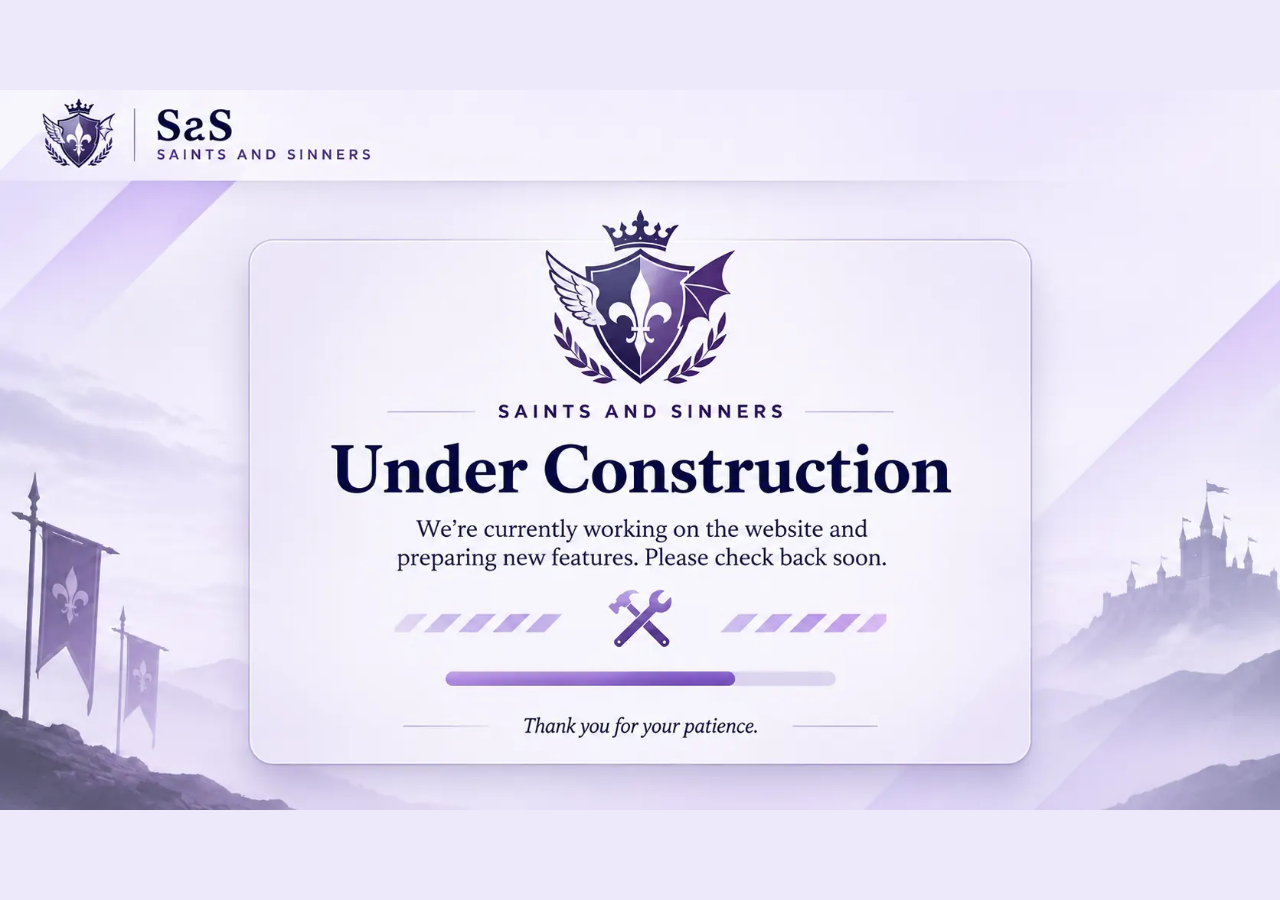
<file: maintenance.html>
<!doctype html>
<html lang="en"><head><meta charset="utf-8"><meta name="viewport" content="width=device-width,initial-scale=1"><meta name="robots" content="noindex,nofollow"><title>SaS | Under Construction</title><style>*{box-sizing:border-box}html,body{margin:0;min-height:100%;background:#eee9fa}body{min-height:100svh;display:grid;place-items:center}.visual{width:100%;min-height:100svh;display:grid;place-items:center}.visual img{width:100%;height:auto;max-height:100svh;object-fit:contain}.accessible-only{position:absolute;width:1px;height:1px;padding:0;margin:-1px;overflow:hidden;clip:rect(0,0,0,0);white-space:nowrap;border:0} @media(max-aspect-ratio: 1672/941){.visual img{width:100%;max-height:none}} </style></head><body><main class="visual"><img alt="Saints and Sinners — Under Construction. We are working on the website and preparing new features. Please check back soon." src="[data-uri]" width="1672" height="941"><p class="accessible-only">SAINTS AND SINNERS. Thank you for your patience.</p></main></body></html>
</file>
<file: styles.css>
:root{
  --bg:#f7f8fa;
  --surface:#ffffff;
  --navy:#172740;
  --muted:#667387;
  --line:#e1e6ee;
  --blue:#377bc6;
  --blue-soft:#e9f2fd;
  --gold:#b99b5c;
  --purple:#543277;
  --shadow:0 10px 30px rgba(31,48,76,.04);
  font-family:Inter,ui-sans-serif,-apple-system,BlinkMacSystemFont,"Segoe UI",sans-serif;
  color:var(--navy);
  background:var(--bg);
}
*{box-sizing:border-box}
html{scroll-behavior:smooth}
body{margin:0;min-width:320px}
button,input,select,textarea{font:inherit}
button{cursor:pointer}
input,select,textarea{outline:none}
input:focus-visible,select:focus-visible,textarea:focus-visible,button:focus-visible,[tabindex]:focus-visible{outline:3px solid rgba(62,133,209,.36);outline-offset:2px}
.hidden,[hidden]{display:none!important}

.entrance {
  position: fixed;
  inset: 0;
  z-index: 10;
  display: grid;
  place-items: center;
  overflow: hidden;
  isolation: isolate;
  background: #f8f8fb;
  color: #20283a;
  transition: opacity .65s ease, transform .8s cubic-bezier(.2,.7,.15,1);
}
.entrance::before {
  content: "";
  position: absolute;
  inset: 0;
  z-index: -1;
  background:
    radial-gradient(ellipse at 50% 36%, rgba(228,212,239,.38) 0%, transparent 53%),
    radial-gradient(ellipse at 7% 92%, rgba(189,205,228,.2), transparent 46%),
    radial-gradient(ellipse at 95% 5%, rgba(243,220,179,.25), transparent 40%);
}
.entrance-glow {
  position: absolute;
  width: min(75vmin,780px);
  aspect-ratio: 1;
  border-radius: 50%;
  z-index: -1;
  pointer-events: none;
  filter: blur(8px);
}
.entrance-glow-one {
  top: -45%;
  left: -15%;
  background: radial-gradient(circle, rgba(129,80,180,.13), transparent 67%);
  animation: ambientDrift 20s ease-in-out infinite alternate;
}
.entrance-glow-two {
  bottom: -40%;
  right: -12%;
  background: radial-gradient(circle, rgba(198,163,102,.15), transparent 65%);
  animation: ambientDrift 23s ease-in-out infinite alternate-reverse;
}
.entrance-topline,
.entrance-bottomline {
  position: absolute;
  left: clamp(24px,5vw,78px);
  right: clamp(24px,5vw,78px);
  display: flex;
  align-items: center;
  justify-content: space-between;
  gap: 20px;
  color: #7c8190;
}
.entrance-topline {
  top: clamp(19px,3vh,36px);
  padding-bottom: 17px;
  border-bottom: 1px solid rgba(55,50,79,.09);
}
.entrance-topline span:first-child {
  color: #3b2949;
  font-size: 20px;
  font-weight: 800;
  letter-spacing: -.055em;
}
.entrance-topline span:last-child,
.entrance-bottomline {
  font-size: 10px;
  letter-spacing: .18em;
  font-weight: 710;
}
.entrance-bottomline {
  bottom: 26px;
  padding-top: 16px;
  border-top: 1px solid rgba(55,50,79,.09);
}
.entrance-content {
  width: min(100%,740px);
  padding: 80px 24px 70px;
  position: relative;
  text-align: center;
}
.entrance-crest {
  position: relative;
  width: clamp(240px, min(35vh, 26vw), 360px);
  aspect-ratio: 1;
  margin: 0 auto;
  display: grid;
  place-items: center;
  animation: crestReveal 1.2s cubic-bezier(.16,1,.3,1) both;
}
.entrance-crest::before {
  content: "";
  position: absolute;
  inset: 6%;
  border-radius: 50%;
  background: radial-gradient(circle, rgba(104,62,130,.16), rgba(157,106,176,.06) 55%, transparent 70%);
  filter: blur(16px);
  animation: softGlow 7s ease-in-out infinite;
}
.entrance-crest::after {
  content: "";
  position: absolute;
  inset: 0;
  border-radius: 50%;
  background: radial-gradient(circle at 50% 80%, rgba(255,236,166,.23), transparent 38%);
  pointer-events: none;
  mix-blend-mode: screen;
}
.entrance-ring {
  position: absolute;
  inset: -1%;
  border: 1px solid rgba(151,115,168,.2);
  border-radius: 50%;
  pointer-events: none;
}
.entrance-ring-one {
  animation: ringBreathe 10s ease-in-out infinite;
}
.entrance-ring-two {
  inset: -9%;
  border-color: rgba(183,149,100,.13);
  animation: ringBreathe 12s ease-in-out infinite reverse;
}
.entrance-spark {
  position: absolute;
  width: 5px;
  height: 5px;
  border-radius: 50%;
  background: #bda06b;
  box-shadow: 0 0 14px rgba(181,142,70,.65);
  opacity: 0;
  animation: sparkBlink 6s ease-in-out infinite;
}
.entrance-spark-one { top: 12%; left: -6%; animation-delay: 1s; }
.entrance-spark-two { right: -12%; top: 41%; animation-delay: 3s; }
.entrance-spark-three { bottom: -1%; left: 26%; animation-delay: 4.5s; }
.entrance-picture {
  position: relative;
  z-index: 1;
  display: grid;
  place-items: center;
  width: 100%;
  height: 100%;
}
.entrance-logo {
  width: 93%;
  height: auto;
  max-height: 93%;
  object-fit: contain;
  position: relative;
  z-index: 1;
  filter: drop-shadow(0 17px 19px rgba(76,40,91,.16));
  animation: crestFloat 7s ease-in-out 1.1s infinite;
}
.entrance-eyebrow {
  margin: 29px 0 11px;
  font-size: 11px;
  font-weight: 780;
  letter-spacing: .28em;
  color: #90744b;
  animation: welcomeText 1s .24s both;
}
.entrance-content h1 {
  margin: 0;
  font-size: clamp(39px,5vw,64px);
  line-height: 1.1;
  letter-spacing: -.06em;
  font-weight: 780;
  animation: welcomeText 1s .38s both;
}
.entrance-dot { color: #9b71b5; }
.entrance-copy {
  margin: 15px 0 30px;
  color: #70798a;
  font-size: clamp(14px,1.5vw,17px);
  line-height: 1.6;
  animation: welcomeText .9s .54s both;
}
.enter-button {
  position: relative;
  isolation: isolate;
  min-width: 207px;
  overflow: hidden;
  background: #35243f;
  color: #fff;
  border: 1px solid rgba(154,111,179,.6);
  border-radius: 13px;
  padding: 17px 24px;
  font-size: 15px;
  font-weight: 730;
  box-shadow: 0 12px 28px rgba(61,38,76,.15), inset 0 1px rgba(255,255,255,.13);
  transition: transform .23s ease, box-shadow .23s ease, background .23s ease;
  animation: welcomeText .8s .76s both;
}
.enter-button::before {
  content: "";
  position: absolute;
  top: -160%;
  bottom: -160%;
  width: 55%;
  left: -85%;
  z-index: -1;
  transform: rotate(18deg);
  background: linear-gradient(90deg, transparent, rgba(255,255,255,.18), transparent);
  transition: left .65s cubic-bezier(.2,.7,.15,1);
}
.enter-button:hover,
.enter-button:focus-visible {
  background: #493052;
  transform: translateY(-3px);
  box-shadow: 0 16px 32px rgba(61,38,76,.21), inset 0 1px rgba(255,255,255,.15);
}
.enter-button:hover::before,
.enter-button:focus-visible::before { left: 140%; }
.enter-button:active { transform: translateY(0) scale(.98); }
.enter-button:disabled { cursor: default; }
.enter-button-label { position: relative; z-index: 1; }
.enter-arrow {
  position: relative;
  z-index: 1;
  display: inline-block;
  margin-left: 13px;
  color: #eacb90;
  transition: transform .25s ease;
}
.enter-button:hover .enter-arrow { transform: translateX(4px); }
.entrance-hint {
  margin: 19px 0 0;
  font-size: 11px;
  letter-spacing: .025em;
  color: #9896a1;
  animation: welcomeText .9s .93s both;
}
.entrance.leave {
  opacity: 0;
  transform: scale(1.035);
  pointer-events: none;
}
.entrance.leave .entrance-crest {
  animation: crestDeparture .7s ease-in both;
}
.website.welcome-arrived {
  animation: websiteArrive .65s cubic-bezier(.2,.75,.2,1) both;
}
@keyframes crestReveal {
  from { opacity: 0; transform: translateY(25px) scale(.83); filter: blur(9px); }
  to { opacity: 1; transform: translateY(0) scale(1); filter: blur(0); }
}
@keyframes crestDeparture {
  to { transform: translateY(-28px) scale(1.12); opacity: 0; }
}
@keyframes crestFloat {
  0%,100% { transform: translateY(0); }
  50% { transform: translateY(-8px); }
}
@keyframes ringBreathe {
  0%,100% { transform: scale(.98); opacity: .6; }
  50% { transform: scale(1.055); opacity: 1; }
}
@keyframes softGlow {
  0%,100% { opacity: .6; transform: scale(.94); }
  50% { opacity: 1; transform: scale(1.1); }
}
@keyframes sparkBlink {
  0%,25%,65%,100% { opacity: 0; transform: scale(.6); }
  40%,48% { opacity: .85; transform: scale(1); }
}
@keyframes welcomeText {
  from { opacity: 0; transform: translateY(15px); }
  to { opacity: 1; transform: translateY(0); }
}
@keyframes ambientDrift {
  to { transform: translate(17%,13%) scale(1.13); }
}
@keyframes websiteArrive {
  from { opacity: 0; transform: translateY(13px); }
  to { opacity: 1; transform: translateY(0); }
}
.website{min-height:100vh}
.site-header{height:84px;background:#fff;border-bottom:1px solid var(--line);padding:0 clamp(24px,3.4vw,58px);display:flex;align-items:center;justify-content:space-between;gap:20px}
.header-brand,.header-actions{display:flex;align-items:center;gap:18px}
.header-picture{display:grid;place-items:center;width:54px;height:54px;flex:none}
.header-logo{width:54px;height:54px;object-fit:contain}
.header-brand>div{display:flex;align-items:baseline;gap:10px}
.header-brand strong{font-size:27px;letter-spacing:-.05em}
.header-brand>div span{color:#778295;font-size:13px}
.header-divider{height:27px;width:1px;background:#d6dce5;margin-left:5px}
#header-section{font-size:17px;font-weight:570;color:#4d5a6c}
.utc-clock{display:flex;align-items:flex-end;flex-direction:column;gap:4px;white-space:nowrap}
.utc-clock span{font-size:10px;color:#8793a3;letter-spacing:.12em;font-weight:750}
.utc-clock strong{font-size:13px;letter-spacing:.012em;font-variant-numeric:tabular-nums}
.small-button{border:1px solid #cdd7e3;background:white;border-radius:9px;padding:10px 15px;color:#384e68;font-size:13px;font-weight:650;transition:background .2s,border-color .2s}
.small-button:hover{background:#eef3f9;border-color:#9eb7d0}
.layout{display:grid;grid-template-columns:minmax(0,1fr) 252px;max-width:1650px;min-height:calc(100vh - 84px);margin:0 auto}
.content{padding:clamp(26px,3.5vw,55px);min-width:0}
.right-sidebar{background:linear-gradient(180deg,#fff,#fafbfd);border-left:1px solid var(--line);padding:32px 18px 23px;display:flex;flex-direction:column;gap:10px}
.sidebar-identity{padding:7px 8px 32px;display:flex;flex-direction:column;align-items:center;text-align:center;border-bottom:1px solid var(--line)}
.sidebar-picture{width:88px;height:88px;display:grid;place-items:center}
.sidebar-identity img{height:88px;width:88px;object-fit:contain;filter:drop-shadow(0 5px 8px rgba(74,44,94,.1));transition:transform .35s}
.sidebar-identity img:hover{transform:translateY(-4px) scale(1.04)}
.sidebar-identity strong{font-size:14px;margin-top:12px}
.sidebar-identity span{color:#8893a2;font-size:12px;margin-top:3px}
.sidebar-heading{margin:23px 13px 6px;color:#8996a6;letter-spacing:.16em;font-size:10px;font-weight:760}
.sidebar-nav{display:grid;gap:5px}
.sidebar-nav button{display:flex;align-items:center;justify-content:space-between;gap:8px;background:transparent;border:1px solid transparent;border-radius:9px;text-align:left;padding:14px 14px;font-size:14px;color:#485568;font-weight:600;position:relative;transition:background .2s,color .2s,transform .2s}
.nav-unread{display:inline-flex;align-items:center;justify-content:center;min-width:20px;height:20px;flex:none;padding:0 5px;border-radius:99px;background:#357cc5;color:#fff;font-size:11px;font-weight:780;box-shadow:0 2px 8px rgba(40,100,155,.15);animation:badgeAppear .25s ease both}
.sidebar-nav button.selected .nav-unread{background:#235f9c}
@keyframes badgeAppear{from{opacity:0;transform:scale(.6)}to{opacity:1;transform:scale(1)}}
.sidebar-nav button:hover{background:#f0f4f9;color:#1d4e89;transform:translateX(-2px)}
.sidebar-nav button.selected{background:var(--blue-soft);color:#174f91;border-color:#d6e5f7}
.sidebar-nav button.selected::before{content:"";position:absolute;left:0;top:11px;bottom:11px;width:3px;background:var(--blue);border-radius:4px}
.sidebar-footer{margin-top:auto;border-top:1px solid var(--line);padding:20px 10px 4px;display:flex;flex-direction:column;gap:6px;color:#929dab;font-size:11px}
.sidebar-footer span:first-child{font-weight:650;color:#59687a}
.page{width:100%}
.page-animate{animation:riseIn .48s both}
.page-title{display:flex;align-items:center;justify-content:space-between;gap:12px;margin:0 0 28px;min-height:49px}
.page-title h1{margin:0;font-size:clamp(29px,3.1vw,40px);font-weight:760;letter-spacing:-.048em;line-height:1.2}
.primary-button{border:1px solid #3075c5;background:#347bc8;color:white;border-radius:9px;padding:11px 17px;font-size:13px;font-weight:680;transition:transform .2s,background .2s,box-shadow .2s}
.primary-button:hover{background:#245c9b;transform:translateY(-2px);box-shadow:0 8px 18px rgba(37,92,155,.14)}
.stats-grid{display:grid;grid-template-columns:repeat(2,minmax(0,1fr));gap:18px;margin-bottom:25px}
.stat-box{background:linear-gradient(115deg,#f3f7fc,#e6effb);border:1px solid #d4e3f5;border-radius:11px;min-height:113px;padding:22px 27px;display:flex;flex-direction:column;justify-content:space-between}
.stat-box:nth-child(2){background:linear-gradient(115deg,#fff,#f7f5f0);border-color:#ebe4d7}
.stat-box span{font-size:15px;color:#596678;font-weight:600}
.stat-box strong{font-size:35px;font-weight:760;line-height:1;letter-spacing:-.05em}
.filter-bar{display:flex;gap:12px;margin-bottom:23px}
.filter-bar input,.filter-bar select{border:1px solid #d6dfe9;background:#fff;color:#344155;border-radius:9px;height:43px;padding:0 14px;min-width:0;box-shadow:0 2px 7px rgba(30,49,76,.018)}
.filter-bar input{flex:1}
.filter-bar select{flex:0 1 205px;cursor:pointer}
.filter-bar input::placeholder{color:#8f9ba9}
.table-container{border:1px solid #d9e1ea;border-radius:12px;overflow:hidden;background:#fff;box-shadow:var(--shadow)}
.event-table{width:100%;border-collapse:collapse;text-align:left;font-size:13px}
.event-table th{font-size:11px;font-weight:760;text-transform:uppercase;letter-spacing:.05em;color:#6b7787;background:#f4f6f9;border-bottom:1px solid #e0e6ec;padding:18px 19px;white-space:nowrap}
.event-table td{border-bottom:1px solid #e9edf2;padding:18px 19px;color:#465469;vertical-align:middle;white-space:nowrap;font-variant-numeric:tabular-nums}
.event-table tbody tr:last-child td{border-bottom:0}
.event-table .event-row{cursor:pointer;transition:background .2s}
.event-table .event-row:hover{background:#f2f7fc}
.event-row td:first-child strong{font-size:14px;color:#1b304c;letter-spacing:-.01em;font-weight:740}
.date-cell{color:#586477}
.status-pill{display:inline-flex;align-items:center;justify-content:center;min-width:105px;padding:7px 10px;border-radius:7px;font-size:11px;font-weight:740;white-space:nowrap}
.status-active{background:#e7f4ed;color:#246d43}
.status-upcoming{background:#e5f0fc;color:#2363a5}
.status-ended{background:#f1f3f6;color:#6d7886}
.event-status-cell{min-width:157px}
.event-countdown{display:block;font-size:11px;font-weight:650;color:#69788e;margin-top:8px;white-space:nowrap;font-variant-numeric:tabular-nums}
.mobile-date{display:none}
.empty-row{height:130px;text-align:center;color:#8591a0!important;white-space:normal!important}
.rss-resource-grid{display:grid;grid-template-columns:repeat(4,minmax(0,1fr));gap:15px;margin-bottom:22px}
.rss-resource-card{display:flex;align-items:center;gap:15px;min-width:0;min-height:134px;padding:21px 18px;background:#fff;border:1px solid var(--line);border-radius:13px;box-shadow:var(--shadow);transition:transform .2s,border-color .2s,box-shadow .2s}
.rss-resource-card:hover{transform:translateY(-2px);border-color:#c7d9ec;box-shadow:0 12px 28px rgba(31,48,76,.07)}
.rss-resource-icon{flex:0 0 58px;width:58px;height:58px;display:grid;place-items:center;border-radius:12px;background:#eef4fb;color:#3477b9}
.rss-resource-icon svg{width:31px;height:31px}
.rss-resource-info{display:flex;flex-direction:column;min-width:0;gap:4px}
.rss-resource-name{font-size:13px;color:#65758c;font-weight:690}
.rss-resource-info strong{display:block;color:#1c2c45;font-size:clamp(22px,2.4vw,30px);line-height:1.2;font-weight:760;letter-spacing:-.045em;white-space:nowrap;font-variant-numeric:tabular-nums}
.rss-resource-rate{display:block;color:#258250;font-size:14px;font-weight:740;white-space:nowrap;font-variant-numeric:tabular-nums}
.rss-resource-rate.rss-value-missing,.rss-buff strong.rss-value-missing{color:#8d9aab;font-weight:560}
.rss-resource-limit{font-size:10px;font-weight:600;color:#8b97a5;margin-top:3px;white-space:nowrap}
.rss-title-actions{display:flex;align-items:center;gap:9px}
.rss-feature-grid{display:grid;grid-template-columns:minmax(0,1.3fr) minmax(0,1fr);gap:20px;margin-bottom:20px}
.rss-panel{min-width:0;background:#fff;border:1px solid var(--line);border-radius:14px;padding:23px 24px;box-shadow:var(--shadow)}
.rss-panel-heading{display:flex;align-items:center;gap:11px;margin-bottom:22px}
.rss-panel-heading h2{font-size:19px;letter-spacing:-.025em;line-height:1.3;font-weight:740;margin:0}
.rss-heading-mark{display:grid;place-items:center;flex:none;width:36px;height:36px;border-radius:10px;color:#266cb4;background:#edf4fc}
.rss-heading-mark svg{width:21px;height:21px}
.rss-territory-content{display:grid;grid-template-columns:minmax(125px,.72fr) minmax(0,1fr);gap:17px}
.rss-territory-art{min-width:0;min-height:193px;display:flex;flex-direction:column;align-items:center;justify-content:center;gap:8px;border:1px solid #dce7f2;border-radius:12px;background:linear-gradient(150deg,#f1f7fc,#e5f0f9)}
.rss-territory-art svg{display:block;width:min(100%,215px);height:auto;padding:4px}
.rss-territory-art>span{font-size:11px;color:#6f859c;font-weight:650;margin-bottom:10px}
.rss-territory-details{display:flex;flex-direction:column;justify-content:center;min-width:0}
.rss-territory-details>div{padding:8px 0 15px}
.rss-territory-details>div+div{border-top:1px solid #e8edf3;padding-top:17px;padding-bottom:4px}
.rss-territory-details h3{font-size:15px;line-height:1.3;font-weight:730;letter-spacing:-.02em;margin:0 0 8px}
.rss-territory-details p{font-size:13px;color:#68778b;line-height:1.58;white-space:pre-wrap;overflow-wrap:anywhere;margin:0}
.rss-tech-content{min-height:193px;background:#fcfdff;border:1px solid #e5eaf1;border-radius:11px;padding:23px;display:flex;flex-direction:column}
.rss-tech-content>strong{font-size:18px;line-height:1.35;letter-spacing:-.02em;color:#1f314b}
.rss-tech-content>p{font-size:14px;line-height:1.65;margin:11px 0 0;color:#68778b;white-space:pre-wrap;overflow-wrap:anywhere}
.rss-tech-stage{color:#5d7894;font-size:13px;font-weight:700;margin-top:7px}
.rss-tech-countdown-box{display:flex;flex-direction:column;align-items:flex-start;gap:7px;margin-top:auto;padding:19px 18px 16px;border:1px solid #dce7f4;border-radius:11px;background:#eef5fc}
.rss-countdown-kicker{font-size:10px;letter-spacing:.11em;font-weight:800;color:#6685a7}
.rss-tech-time-remaining{font-size:clamp(25px,3vw,38px);font-weight:780;line-height:1.15;letter-spacing:-.045em;font-variant-numeric:tabular-nums;color:#245b99}
.rss-tech-time-label{font-size:12px;font-weight:650;color:#6b7d92}
.rss-tech-countdown-box.is-complete{background:#eaf5ed;border-color:#d1e9d6}
.rss-tech-countdown-box.is-complete .rss-tech-time-remaining{color:#287c48}
.rss-tech-content .rss-tech-unreported{font-size:12px;color:#9aa5b1;margin-top:auto;padding-top:18px}
.rss-time-hint{font-size:11px;line-height:1.5;color:#8190a3;margin:7px 0 0}
.rss-buffs-panel{padding-bottom:24px}
.rss-buff-grid{display:grid;grid-template-columns:repeat(4,minmax(0,1fr));gap:12px}
.rss-buff{display:flex;align-items:center;gap:11px;background:#f8fafc;border:1px solid #e6ebf2;border-radius:11px;padding:14px;min-width:0}
.rss-buff-icon{width:39px;height:39px;flex:0 0 39px;display:grid;place-items:center;background:#edf3fa;border-radius:9px;color:#3478b9}
.rss-buff-icon svg{width:22px;height:22px}
.rss-buff>div{display:flex;flex-direction:column;gap:7px;min-width:0}
.rss-buff>div span{font-size:12px;line-height:1.25;color:#3d526d;font-weight:680}
.rss-buff strong{font-size:16px;line-height:1;color:#258250;font-weight:760;font-variant-numeric:tabular-nums}
.rss-spending-panel{margin-top:20px}
.rss-spending-heading{display:flex;justify-content:space-between;align-items:center;gap:12px;flex-wrap:wrap}
.rss-spending-heading .rss-panel-heading{margin-bottom:18px}
.rss-spending-subtext{font-size:12px;color:#8996a7}
.rss-spending-list{display:grid;gap:0}
.rss-empty-spending{font-size:13px;color:#8190a2;margin:14px 0 6px}
.spend-row{display:flex;justify-content:space-between;align-items:center;gap:15px;padding:13px 4px;border-top:1px solid #edf1f6}
.spend-row-main{display:flex;flex-wrap:wrap;align-items:center;gap:8px 15px;min-width:0}
.spend-row-main>strong{font-size:13px;font-weight:750}
.spend-row-main>span{font-size:11px;color:#718196}
.spend-row-main .spend-note{color:#42536b;overflow-wrap:anywhere}
.spend-row-main .spend-prior{display:block;color:#9d7f56;font-size:10px}
.spend-row-end{display:flex;align-items:center;gap:11px}
.spend-row-end>strong{font-size:14px;white-space:nowrap;font-variant-numeric:tabular-nums;color:#b14f56}
.spend-delete{border:1px solid #ead8d8;border-radius:7px;padding:6px 10px;background:#fff;color:#ad5156;font-size:11px;font-weight:700}
.spend-delete:hover{background:#fff0f0}
.rss-footer{display:flex;justify-content:space-between;gap:12px;flex-wrap:wrap;padding:16px 3px 3px;color:#8996a7;font-size:11px}
.rss-legacy-note{font-size:12px;color:#85602c;padding:12px 15px;background:#fff8eb;border:1px solid #eadcc6;border-radius:9px;margin:12px 0 0}
.section-kicker{font-size:11px;letter-spacing:.13em;font-weight:780;color:#748395}
.rss-editor{width:min(94vw,700px)}
.rss-editor-group{border:1px solid #e1e7ee;border-radius:10px;padding:11px 19px 19px;margin:19px 0}
.rss-editor-group legend{padding:0 8px;font-size:14px;font-weight:750;color:#29405e}
.rss-editor .form-intro{margin:0 0 13px}
.rss-edit-resource{padding:5px 0 15px}
.rss-edit-resource+.rss-edit-resource{border-top:1px solid #e9edf3;padding-top:15px}
.rss-edit-resource>strong{font-size:13px}
.rss-edit-resource label{margin-top:9px}
.rss-editor .form-columns{gap:10px 17px}
.post-list{display:grid;gap:16px;max-width:940px}
.post-card{background:#fff;border:1px solid var(--line);border-radius:12px;padding:27px 30px;box-shadow:var(--shadow);animation:riseIn .4s both}
.post-meta{display:flex;align-items:center;gap:9px;font-size:12px;color:#8490a0;font-weight:580;margin-bottom:15px}
.post-card h2{font-size:21px;letter-spacing:-.028em;margin:0 0 13px}
.post-card p{color:#637184;line-height:1.75;font-size:14px;margin:0;overflow-wrap:anywhere}
.post-author{background:#eee9f5;color:#563b75;padding:4px 9px;border-radius:6px;font-size:11px;font-weight:750}
.post-edit{margin-left:auto;border:0;background:transparent;color:#3679bc;font-size:12px;font-weight:700}
.post-edit:hover{text-decoration:underline}
.empty-content{text-align:center;padding:68px 20px;border:1px dashed #d4dce5;border-radius:12px;background:#fff}
.empty-content h2{font-size:20px;margin:0 0 8px}
.empty-content p{color:#8994a2;font-size:14px}
.dialog{border:1px solid #dfe5ec;border-radius:17px;padding:28px;width:min(94vw,590px);max-height:min(88vh,850px);overflow:auto;box-shadow:0 30px 90px rgba(19,37,62,.24);color:var(--navy);animation:popIn .25s both}
.dialog::backdrop{background:rgba(17,30,49,.49);backdrop-filter:blur(5px)}
.dialog-top{display:flex;justify-content:space-between;gap:16px;align-items:flex-start;border-bottom:1px solid #e9edf1;padding-bottom:18px;margin-bottom:19px}
.dialog h2{font-size:24px;letter-spacing:-.04em;margin:5px 0 0}
.close-button{border:0;background:#f1f4f7;color:#536273;border-radius:8px;width:34px;height:34px;flex:none;font-size:24px;line-height:1}
.close-button:hover{background:#e3e9f1}
.dialog label{display:block;font-size:12px;font-weight:730;color:#536276;margin:17px 0 7px}
.dialog input,.dialog select,.dialog textarea{width:100%;border:1px solid #d7dfe8;border-radius:8px;padding:11px 12px;background:white;color:var(--navy);font-size:13px}
.dialog textarea{resize:vertical;line-height:1.5}
.form-columns{display:grid;grid-template-columns:1fr 1fr;gap:14px}
.form-error{color:#ba3e42;font-size:12px;min-height:15px;margin:12px 0}
.dialog-actions{display:flex;align-items:center;justify-content:flex-end;gap:10px;margin-top:22px}
.danger-button{background:transparent;border:1px solid #f3d8dc;color:#ac3e48;border-radius:8px;font-size:13px;padding:10px 14px;margin-right:auto}
.danger-button:hover{background:#fff2f3}
.detail-countdown-box{background:#f0f5fb;border:1px solid #dbe6f4;border-radius:10px;padding:16px 19px;margin-bottom:22px;display:flex;justify-content:space-between;align-items:center;gap:12px}
.detail-countdown-box span{font-size:11px;font-weight:750;letter-spacing:.08em;color:#697b91}
.detail-countdown-box strong{font-size:17px;color:#24486e;font-weight:750;font-variant-numeric:tabular-nums}
.calendar-actions{display:grid;grid-template-columns:1fr 1fr;gap:10px;border-top:1px solid #e9edf1;padding-top:20px;margin-top:22px}
.calendar-link{display:flex;justify-content:center;align-items:center;text-align:center;border:1px solid #cddbeb;background:#f6f9fd;border-radius:9px;padding:12px 14px;color:#2a5c93;font-size:12px;font-weight:700;text-decoration:none;transition:background .2s,border-color .2s}
.calendar-link:hover{background:#eaf3ff;border-color:#8eacd0}
.detail-body{display:grid;grid-template-columns:1fr 1fr;gap:18px 22px}
.detail-item span{color:#7a8a9d;font-size:11px;letter-spacing:.04em;font-weight:750;text-transform:uppercase}
.detail-item p{margin:8px 0 0;font-size:14px;color:#293b53;line-height:1.55;overflow-wrap:anywhere}
.detail-item:last-child:nth-child(odd){grid-column:1/-1}
.form-intro{font-size:13px;color:#718092;line-height:1.6}
.auth-dialog{max-width:430px}
.wide-button{width:100%}
.toast{position:fixed;bottom:23px;left:23px;z-index:40;background:#243a59;color:white;padding:13px 18px;border-radius:9px;font-size:13px;box-shadow:0 12px 35px rgba(22,36,56,.24);opacity:0;transform:translateY(12px);pointer-events:none;transition:opacity .25s,transform .25s}
.toast.visible{opacity:1;transform:translateY(0)}
@keyframes riseIn{from{opacity:0;transform:translateY(13px)}to{opacity:1;transform:translateY(0)}}
@keyframes popIn{from{opacity:0;transform:translateY(10px) scale(.985)}to{opacity:1;transform:translateY(0) scale(1)}}
@keyframes halo{0%,100%{transform:scale(1)}50%{transform:scale(1.075)}}
@keyframes shimmer{from{background-position:150% 0}to{background-position:-150% 0}}
@keyframes float{0%,100%{transform:translateY(0)}50%{transform:translateY(-7px)}}
@keyframes buttonReveal{from{opacity:0;transform:translateY(14px)}to{opacity:1;transform:translateY(0)}}
@media(max-width:1280px){
  .rss-resource-grid{grid-template-columns:repeat(2,minmax(0,1fr))}
  .rss-buff-grid{grid-template-columns:repeat(2,minmax(0,1fr))}
}
@media(max-width:1050px){
  .layout{grid-template-columns:minmax(0,1fr) 214px}
  .content{padding:29px 23px}
  .right-sidebar{padding:22px 12px}
  .event-table td,.event-table th{padding:15px 11px}
  .event-table{font-size:11px}
  .event-row td:first-child strong{font-size:12px}
  .status-pill{min-width:auto}
  .event-status-cell{min-width:141px}
  .event-countdown{font-size:10px}
  .header-brand>div span{display:none}
}
@media(max-width:750px){
  .site-header{height:72px;padding:0 17px}
  .header-brand{gap:10px}
  .header-logo{height:40px;width:40px}
  .header-brand strong{font-size:22px}
  .header-divider{height:19px}
  #header-section{font-size:13px}
  .utc-clock{display:none}
  .layout{display:flex;flex-direction:column-reverse}
  .right-sidebar{border:0;border-bottom:1px solid var(--line);position:sticky;top:0;z-index:2;padding:8px 12px;background:rgba(255,255,255,.96);backdrop-filter:blur(15px)}
  .sidebar-identity,.sidebar-heading,.sidebar-footer{display:none}
  .sidebar-nav{display:flex;overflow-x:auto;gap:6px;scrollbar-width:none}
  .sidebar-nav::-webkit-scrollbar{display:none}
  .sidebar-nav button{flex:none;white-space:nowrap;padding:11px 12px;font-size:12px}
  .sidebar-nav button.selected::before{bottom:0;top:auto;left:13px;right:13px;height:3px;width:auto}
  .content{padding:25px 15px 48px}
  .page-title{margin-bottom:22px}
  .stats-grid{gap:9px}
  .stat-box{padding:17px;min-height:95px}
  .stat-box span{font-size:12px}
  .stat-box strong{font-size:30px}
  .filter-bar{flex-wrap:wrap;gap:8px}
  .filter-bar input{flex:1 0 100%}
  .filter-bar select{flex:1 1 130px}
  .event-table th:nth-child(2),.event-table td:nth-child(2),
  .event-table th:nth-child(3),.event-table td:nth-child(3),
  .event-table th:nth-child(4),.event-table td:nth-child(4){display:none}
  .event-table td,.event-table th{padding:16px}
  .event-row td:first-child strong{font-size:14px}
  .mobile-date{display:block;color:#8b96a4;font-size:11px;margin-top:5px}
  .event-table th:last-child,.event-table td:last-child{text-align:right}
  .event-status-cell{min-width:132px}
  .event-countdown{font-size:10px}
  .calendar-actions{grid-template-columns:1fr}
  .detail-countdown-box{align-items:flex-start;flex-direction:column;gap:7px}
  .rss-resource-grid{gap:10px}
  .rss-feature-grid{grid-template-columns:1fr;gap:14px}
  .rss-panel{padding:19px}
  .rss-territory-content{grid-template-columns:minmax(100px,.6fr) minmax(0,1fr)}
  .rss-buff-grid{grid-template-columns:repeat(2,minmax(0,1fr))}
  .rss-footer{flex-direction:column;gap:5px}
  .rss-editor .form-columns{grid-template-columns:1fr 1fr}
  .form-columns{grid-template-columns:1fr;gap:0}
  .dialog{padding:21px}
}
@media(max-width:530px){
  #page-rss .page-title{align-items:flex-start;flex-wrap:wrap}
  .rss-title-actions{width:100%;justify-content:flex-end}
  .rss-title-actions button{font-size:12px}
  .rss-resource-limit{font-size:9px}
  .spend-row{align-items:flex-start}
  .spend-row-main{gap:5px 10px}
  .spend-row-end{flex-direction:column;gap:7px;align-items:flex-end}
  .rss-resource-card{min-height:105px;padding:13px 10px;gap:9px}
  .rss-resource-icon{width:40px;height:40px;flex-basis:40px;border-radius:9px}
  .rss-resource-icon svg{width:24px;height:24px}
  .rss-resource-name{font-size:11px}
  .rss-resource-info strong{font-size:23px}
  .rss-resource-rate{font-size:11px}
  .rss-territory-content{grid-template-columns:1fr}
  .rss-territory-art{min-height:130px}
  .rss-territory-art svg{max-width:170px}
  .rss-territory-details>div{padding-top:10px}
  .rss-buff{padding:10px;gap:8px}
  .rss-buff-icon{width:32px;height:32px;flex-basis:32px}
  .rss-buff-icon svg{width:19px;height:19px}
  .rss-buff>div span{font-size:11px}
  .rss-buff strong{font-size:14px}
}
@media(max-width:400px){
  .header-brand>div span{display:none}
  #header-section{font-size:12px}
  .small-button{padding:9px}
  .page-title h1{font-size:28px}
  .page-title .primary-button{font-size:11px;padding:10px}
  .status-pill{padding:7px;font-size:10px}
}
@media(max-width:750px){
  .entrance-topline,.entrance-bottomline { left:18px;right:18px; }
  .entrance-topline span:last-child,.entrance-bottomline span:last-child { display:none; }
  .entrance-content { padding:78px 22px 59px; }
  .entrance-crest { width:clamp(225px,68vw,295px); }
  .entrance-eyebrow { margin-top:21px; }
  .entrance-content h1 { font-size:clamp(35px,9vw,49px); }
  .entrance-copy { margin-bottom:24px; }
}
@media(max-height:690px) {
  .entrance-crest { width: min(31vh, 245px); }
  .entrance-content { padding:45px 18px; }
  .entrance-eyebrow { margin-top:13px; }
  .entrance-copy { margin:8px 0 18px; }
  .entrance-hint { margin-top:12px; }
}
@media(prefers-reduced-motion:reduce){
  *,*::before,*::after{animation-duration:.01ms!important;animation-iteration-count:1!important;transition-duration:.01ms!important;scroll-behavior:auto!important}
}


/* Member authentication and review */
.auth-gate{position:fixed;inset:0;z-index:100;background:radial-gradient(ellipse at 52% 27%,#efe8f5 0%,transparent 45%),radial-gradient(ellipse at 7% 100%,#e8eef8 0%,transparent 46%),#f8f9fc;display:flex;flex-direction:column;align-items:center;justify-content:center;gap:20px;padding:88px 20px 50px;overflow-y:auto}
.auth-brand{position:absolute;top:24px;left:clamp(22px,5vw,75px);display:flex;align-items:center;gap:12px}
.auth-brand img{object-fit:contain;width:48px;height:48px}
.auth-brand div{display:flex;flex-direction:column;gap:2px}
.auth-brand strong{font-size:24px;letter-spacing:-.045em}
.auth-brand span{font-size:10px;font-weight:750;letter-spacing:.16em;color:#8790a0}
.auth-card{background:#fff;border:1px solid #e6e4ee;box-shadow:0 25px 85px rgba(42,34,67,.09);border-radius:22px;padding:28px clamp(22px,4vw,42px) 26px;width:min(100%,440px);text-align:center}
.auth-emblem img{width:78px;height:78px;object-fit:contain}
.auth-eyebrow{color:#9b7c49;font-size:10px;font-weight:800;letter-spacing:.19em;margin:6px 0 12px}
.auth-card h1{font-size:29px;letter-spacing:-.045em;margin:0}
#auth-subheading{color:#8490a0;font-size:13px;line-height:1.5;margin:11px 0 25px}
.auth-tabs{display:flex;gap:5px;background:#f3f4f8;border-radius:10px;padding:4px;margin-bottom:22px}
.auth-tab{border:0;background:transparent;color:#697589;font-size:13px;font-weight:700;padding:11px;flex:1;border-radius:8px}
.auth-tab.active{background:#fff;color:#342745;box-shadow:0 1px 7px rgba(28,38,61,.08)}
.auth-form{text-align:left;display:flex;flex-direction:column}
.auth-form.hidden{display:none}
.auth-form label{font-size:12px;font-weight:720;color:#34445b;margin:0 0 7px}
.auth-form input{border:1px solid #dce2ea;border-radius:10px;background:#fff;padding:13px;margin-bottom:17px;width:100%;font-size:13px}
.auth-form input:focus{border-color:#9476ae}
.auth-primary{background:#392748;color:#fff;border:0;border-radius:11px;width:100%;padding:15px;font-weight:740;margin-top:4px}
.auth-primary:hover{background:#51355e}
.auth-feedback{min-height:18px;margin:14px 0 0;color:#a03b40;font-size:12px;line-height:1.6}
.auth-feedback.success{color:#28784e}
.auth-admin-link{border:0;background:none;color:#7e7294;font-size:12px;text-decoration:underline;text-underline-offset:3px;margin-top:10px}
.auth-bottom{color:#a0a5b1;font-size:10px;letter-spacing:.13em;margin-top:12px}
.accounts-stats{grid-template-columns:repeat(3,minmax(0,1fr))}
.accounts-list{display:grid;gap:12px;margin-top:20px}
.account-row{background:white;border:1px solid var(--line);border-radius:13px;display:flex;justify-content:space-between;gap:18px;align-items:center;padding:20px}
.account-row-info{display:grid;gap:6px;min-width:0;overflow-wrap:anywhere}
.account-row-info strong{font-size:15px}
.account-row-info span{color:#667387;font-size:12px}
.account-row-info p{font-size:12px;margin:0;color:#8e5260}
.account-actions{display:flex;align-items:center;gap:9px;flex-wrap:wrap}
.account-pill{border-radius:99px;padding:6px 10px;text-transform:capitalize;font-size:11px;font-weight:750;background:#f3f4f6;color:#62748b}
.account-pill.approved{background:#e7f7ee;color:#22744b}
.account-pill.rejected{background:#ffedef;color:#aa424d}
.account-pill.pending{background:#fff5df;color:#9c701d}
.account-approve{border:0;background:#2c8059;color:white;border-radius:8px;padding:9px 13px;font-size:12px;font-weight:700}
.account-reject{border:1px solid #efcbd0;background:white;color:#ae414d;border-radius:8px;padding:9px 13px;font-size:12px;font-weight:700}
@media(max-width:720px){.account-row{align-items:flex-start;flex-direction:column}.accounts-stats{grid-template-columns:1fr}.auth-gate{justify-content:flex-start}.auth-card{margin-top:14px}.auth-brand{position:static;align-self:flex-start}}


/* Account detail popup and password request management */
.account-detail-open{display:inline;align-self:start;text-align:left;border:0;padding:0;background:transparent;color:var(--navy);font-size:15px;font-weight:750;cursor:pointer}
.account-detail-open:hover{color:var(--blue);text-decoration:underline;text-underline-offset:3px}
.account-detail-grid{display:grid;gap:12px;margin:20px 0}
.account-detail-grid>div{display:grid;gap:6px;padding:12px 14px;background:#f7f8fb;border:1px solid #e8ebf1;border-radius:10px;overflow-wrap:anywhere}
.account-detail-grid span{color:#738096;font-size:11px;font-weight:650;letter-spacing:.03em}
.account-detail-grid strong{font-size:13px;font-weight:650}
.account-detail-grid .account-ip-detail{background:#f8f6fb;border-color:#e7dff0}
.account-ip-value{display:flex;align-items:center;gap:12px;justify-content:space-between;min-width:0;flex-wrap:wrap}
.account-ip-value strong{font-variant-numeric:tabular-nums;overflow-wrap:anywhere}
.account-ip-value button{padding:7px 11px;font-size:11px;white-space:nowrap;flex:none}
.account-ip-detail small{font-size:11px;color:#748094;line-height:1.5}
.account-ip-detail .account-ip-notice{color:#8b7283}

.accounts-muted{color:#728096;font-size:13px;margin-bottom:15px}
#reset-code-dialog textarea{width:100%;font:600 13px ui-monospace,monospace;overflow-wrap:anywhere;background:#f6f7fa;border:1px solid #d8e0eb;border-radius:9px;padding:14px;resize:none}
#reset-code-dialog p{line-height:1.6;color:#69788a}
.auth-form .auth-admin-link{text-align:center;align-self:center;margin-top:12px}
.auth-form .auth-admin-link+ .auth-admin-link{margin-top:4px}


/* Calculator workspace: compact pages, desktop left navigation, accessible mobile controls */
.layout.tools-open{grid-template-columns:184px minmax(0,1fr) 252px}
.tools-sidebar{background:#fcfbff;border-right:1px solid var(--line);padding:31px 13px;min-width:0}
.tools-sidebar .sidebar-heading{margin:0 8px 15px}
.tools-nav{display:flex;flex-direction:column;gap:5px}
.tools-nav button{border:1px solid transparent;border-radius:10px;text-align:left;background:none;color:#4d5870;padding:12px 11px;font-size:13px;font-weight:650}
.tools-nav button.selected{border-color:#e1d6f0;background:#f1eafa;color:#58317b}
.tools-nav button:hover{background:#f6f0fb}
.nav-group-label{display:block;margin:15px 12px 3px;color:#9284a5;letter-spacing:.17em;font-size:10px;font-weight:800}
.sidebar-nav .nav-group-label{order:10}
.sidebar-nav [data-view="tool-overview"]{order:11}
.sidebar-nav [data-view="accounts"]{order:12}
.nav-hint{font-size:10px;color:#9574aa}
.mobile-nav-hint{display:none;color:#8d75a5;font-size:10px;font-weight:650;letter-spacing:normal;margin-left:auto}
.tool-feature-grid{display:grid;grid-template-columns:repeat(2,minmax(0,1fr));gap:16px}
.tool-feature{min-width:0;border:1px solid #e6e0ef;background:#fff;box-shadow:var(--shadow);border-radius:16px;text-align:left;display:grid;gap:14px;padding:25px;transition:border-color .18s,transform .18s}
.tool-feature:hover{border-color:#9b77bd;transform:translateY(-2px)}
.tool-feature span:first-child{color:#a17839;font-size:11px;letter-spacing:.15em;text-transform:uppercase;font-weight:800}
.tool-feature strong{font-size:clamp(16px,2vw,22px);color:#1c2942}
.tool-feature-arrow{font-size:12px;color:#694a89;font-weight:700}
.tool-panel{background:#fff;border:1px solid var(--line);border-radius:16px;padding:clamp(16px,2.4vw,29px);display:grid;gap:21px;box-shadow:var(--shadow)}
.tool-form-grid{display:grid;grid-template-columns:repeat(auto-fit,minmax(150px,1fr));gap:14px}
.tool-form-grid label,.tool-inputs label{min-width:0;display:flex;flex-direction:column;gap:8px;font-size:12px;font-weight:750;color:#3b4961}
.tool-form-grid input,.tool-form-grid select,.tool-inputs input{width:100%;background:#fff;border:1px solid #d9e1ed;border-radius:10px;padding:12px 11px;font-size:14px;color:#1d2a41}
.tool-inputs{display:grid;grid-template-columns:repeat(auto-fit,minmax(190px,1fr));gap:14px}
.tool-inputs small{font-size:11px;color:var(--muted)}
.tool-stats{display:grid;grid-template-columns:repeat(auto-fit,minmax(145px,1fr));gap:11px}
.tool-stat{background:linear-gradient(135deg,#fff,#f7f4fb);border:1px solid #e6e1ef;border-radius:12px;padding:15px;min-width:0;display:flex;flex-direction:column;gap:9px}
.tool-stat span{color:#69778d;font-weight:660;font-size:12px}
.tool-stat strong{font-size:clamp(18px,2.1vw,25px);letter-spacing:-.025em;color:#1c2841;overflow-wrap:anywhere}
.capacity-toggle{border:1px solid #d6dae8;background:#f7f8fc;border-radius:12px;display:flex;align-items:center;justify-content:space-between;gap:14px;padding:14px 17px;color:#3b4962;font-weight:720;text-align:left}
.capacity-toggle #planner-capacity-state{background:#dbe2ed;color:#5b6574;padding:7px 13px;border-radius:99px;min-width:60px;text-align:center}
.capacity-toggle[aria-pressed=true]{border-color:#b69bd4;background:#f2ebfa}
.capacity-toggle[aria-pressed=true] #planner-capacity-state{background:#5c3d7e;color:#fff}
.tool-footnote{margin:0;font-size:12px;line-height:1.6;color:#677488}
.tool-metadata{color:#5a6880;font-size:12px}
.tool-total{background:linear-gradient(110deg,#f4effa,#fff);border:1px solid #e8e0f0;border-radius:13px;padding:19px;display:flex;flex-direction:column;gap:7px}
.tool-total>span{color:#594976;font-size:12px;font-weight:750}
.tool-total>strong{font-size:clamp(21px,2.8vw,31px);font-weight:800;overflow-wrap:anywhere}
.tool-total>small{color:#748095;font-size:12px}
.tool-subtitle{font-size:17px;margin:0;color:#283750}
.tool-settings{border-top:1px solid #e6e2ed;padding-top:15px}
.tool-settings summary{cursor:pointer;font-size:13px;color:#593b7f;font-weight:780;padding:10px 0}
.tool-settings .tool-form-grid{padding:13px 0}
.tool-actions{display:flex;gap:8px;justify-content:flex-end}
.tool-table{width:100%;border-collapse:collapse;min-width:460px;font-size:12px}
.tool-table th,.tool-table td{text-align:left;border-bottom:1px solid var(--line);padding:13px 11px}
.tool-table th{font-size:11px;text-transform:uppercase;color:#65768f;letter-spacing:.05em;background:#f6f7fb}
.tool-table td{color:#283650;font-weight:600}
.nav-unread{background:#d74159!important;color:#fff!important}
.sidebar-nav button[data-unread-priority]{border-color:#f1d8e0;background:#fff6f8}
@media(max-width:1250px){.layout.tools-open{grid-template-columns:154px minmax(0,1fr) 214px}.tools-sidebar{padding:25px 7px}.tools-nav button{font-size:12px;padding:10px 8px}}
@media(max-width:750px){
  .layout.tools-open{display:flex;flex-direction:column}
  .layout.tools-open .right-sidebar{order:0}
  .layout.tools-open .tools-sidebar{order:1}
  .layout.tools-open .content{order:2}
  .tools-sidebar{position:sticky;top:91px;z-index:2;padding:7px 12px;background:rgba(253,251,255,.97);border-right:0;border-bottom:1px solid #e5def0;backdrop-filter:blur(12px)}
  .tools-sidebar .sidebar-heading{display:none}
  .tools-nav{display:flex;flex-direction:row;overflow-x:auto;scrollbar-width:thin;gap:8px;white-space:nowrap}
  .tools-nav button{flex:0 0 auto;padding:11px}
  .right-sidebar{top:0}
  .mobile-nav-hint{display:inline}
  .sidebar-heading{display:flex;align-items:center;justify-content:space-between}
  .sidebar-nav{padding-bottom:4px;scroll-snap-type:x proximity}
  .sidebar-nav button{scroll-snap-align:start}
  .nav-group-label{display:none}
  .nav-hint{font-size:10px}
  .tool-feature-grid{grid-template-columns:1fr}
  .tool-panel{gap:16px}
  .tool-form-grid,.tool-inputs{grid-template-columns:repeat(2,minmax(0,1fr))}
}
@media(max-width:425px){.tool-form-grid,.tool-inputs{grid-template-columns:1fr}.tool-stats{grid-template-columns:repeat(2,minmax(0,1fr))}.tool-stat{padding:11px}.tool-stat strong{font-size:17px}}

/* Beginner-friendly calculator landing and simple step instructions */
.tool-welcome{display:flex;justify-content:space-between;align-items:center;gap:18px;background:linear-gradient(110deg,#f3edf9,#ffffff);border:1px solid #e3d7f0;border-radius:16px;padding:19px 23px;margin-bottom:20px}
.tool-welcome>div{display:grid;gap:5px}
.tool-welcome strong{font-size:18px;color:#34254c}
.tool-welcome span:not(.tool-welcome-symbol){font-size:13px;color:#65738b;line-height:1.5}
.tool-welcome-symbol{font-size:34px;color:#8d67ba;flex:none}
.tool-feature small{font-size:12px;color:#69778a;line-height:1.5;font-weight:500}
.tool-steps{display:flex;flex-wrap:wrap;align-items:center;gap:8px;margin:-5px 0 20px}
.tool-steps span{display:inline-flex;gap:8px;align-items:center;border-radius:99px;border:1px solid #e2dfec;background:#fff;padding:8px 12px;color:#52627c;font-size:12px;font-weight:650}
.tool-steps b{display:grid;place-items:center;border-radius:50%;width:20px;height:20px;background:#eee6f6;color:#654085;font-size:11px}
.tool-small-label{font-size:12px;font-weight:750;color:#425472;margin:0 0 -10px}
.capacity-toggle>span:first-child{display:flex;flex-direction:column;gap:4px}
.capacity-toggle .capacity-title{font-size:14px;color:#49385e;background:transparent;border:0;min-width:0;padding:0;border-radius:0;text-align:left}
.capacity-toggle small{font-size:11px;color:#768096;font-weight:500}
#planner-training-results .tool-stat:first-child{background:#f3eafb;border-color:#e3d5f0}
#planner-training-results .tool-stat:nth-child(2){background:#edf5ff;border-color:#d8e6f5}
@media(max-width:750px){
  .tool-welcome{padding:15px 17px}
  .tool-steps{gap:6px}
  .tool-steps span{font-size:11px;padding:7px 8px}
  .tool-welcome-symbol{display:none}
  .tool-feature{padding:18px;gap:9px}
}

/* Recovery links: readable, clearly separated touch targets */
.auth-recovery-actions{display:flex;flex-direction:column;align-items:center;gap:13px;margin:17px 0 5px}
.auth-form .auth-recovery-actions .auth-admin-link{margin:0;padding:6px 12px;min-height:32px;width:auto;line-height:1.45}
.account-row.status-rejected{border-left:4px solid #c84d57;background:#fff8f8}
.account-row.status-approved{border-left:4px solid #299764;background:#f9fffc}
.account-row.status-pending{border-left:4px solid #d5a74b}
.account-edit{border:1px solid #cbd7e5;color:#365d8a;background:#f7faff;border-radius:8px;padding:9px 13px;font-size:12px;font-weight:700}
.account-delete{border:1px solid #e6bcc4;color:#b63849;background:#fff4f5;border-radius:8px;padding:9px 13px;font-size:12px;font-weight:700}
.account-edit:hover{background:#e9f2fd}.account-delete:hover{background:#ffe3e7}
.account-row.status-rejected .account-pill.rejected{background:#d83c4e;color:white}
.account-row.status-approved .account-pill.approved{background:#278a55;color:white}
#account-edit-dialog input{display:block;width:100%;border:1px solid #dbe2ec;border-radius:10px;padding:12px;margin:6px 0 15px}
#password-requests-badge{display:inline-flex;vertical-align:middle;font-size:11px}
#password-requests-badge[hidden]{display:none}


/* Alliance RSS temporarily unavailable; visual blur and truly inert controls */
#page-rss{position:relative;min-height:570px;isolation:isolate}
#page-rss>.rss-underlay{filter:blur(8px);opacity:.34;pointer-events:none;user-select:none;max-height:900px;overflow:hidden}
#page-rss>.rss-construction{position:absolute;inset:0;z-index:5;display:grid;place-items:center;padding:22px;pointer-events:auto}
.rss-construction-card{width:min(420px,95%);padding:55px 25px;text-align:center;border:1px solid #e0d2ee;border-radius:22px;background:rgba(255,255,255,.92);box-shadow:0 18px 65px rgba(44,25,76,.13);backdrop-filter:blur(12px)}
.rss-construction-mark{display:block;color:#9470b2;font-size:34px;margin-bottom:14px}
.rss-construction-card h2{font-size:clamp(19px,3vw,27px);letter-spacing:.10em;color:#322449;font-weight:800;margin:0}
.locked-troops{display:flex;flex-wrap:wrap;gap:7px;margin-top:10px}
.locked-troop{display:inline-flex;align-items:center;gap:6px;border:1px solid #dccde6;color:#857592;background:#f7f3fa;border-radius:8px;padding:8px 10px;font-size:11px;font-weight:750;cursor:pointer}
.locked-troop:hover,.locked-troop:focus-visible{background:#eee5f4;border-color:#a58ab9}
.locked-troop svg{flex:0 0 auto}
.locked-troop-notice{display:grid;justify-items:center;text-align:center;gap:9px;padding:20px 8px;color:#6a4f82}
.locked-troop-notice p{font-size:16px;font-weight:700;margin:0;color:#342848}
#locked-troop-dialog::backdrop{background:rgba(28,23,45,.4);backdrop-filter:blur(7px)}
#reset-approve-dialog::backdrop{background:rgba(28,23,45,.4);backdrop-filter:blur(5px)}
#reset-approve-dialog p{line-height:1.6;color:#5e687b}
@media(max-width:750px){#page-rss{min-height:480px}.rss-construction-card{padding:42px 20px}}


/* State vs State / Chief Almighty / Hero shards / PD charts */
.tools-nav-heading{display:block;padding:18px 10px 5px;font-size:10px;letter-spacing:.16em;font-weight:800;color:#a38cba}
.reference-intro{display:flex;flex-direction:column;gap:6px;padding:18px 22px;margin:0 0 20px;border-radius:15px;background:linear-gradient(110deg,#f2eafa 0%,#f9f7ff 74%,#fff 100%);border:1px solid #e2d4ef;color:#2f2651}
.reference-intro strong{font-size:16px}.reference-intro>span{font-size:12px;color:#69758b;line-height:1.6}
.reference-days{display:flex;flex-wrap:wrap;gap:8px}
.reference-days button{background:#f7f8fc;border:1px solid #dfe2ec;border-radius:11px;min-width:100px;flex:1;text-align:left;padding:11px 12px;display:grid;gap:5px;font-size:13px;font-weight:800;color:#37425a;cursor:pointer}
.reference-days button small{font-size:10px;font-weight:550;color:#77849a;line-height:1.3}
.reference-days button.active{border-color:#9e78c6;background:#efe6f8;color:#542d7b;box-shadow:0 2px 10px rgba(121,83,163,.1)}
.reference-days button.active small{color:#6a488c}
.ref-day-header{display:flex;align-items:flex-start;justify-content:space-between;gap:18px;margin:8px 0 18px}
.ref-day-header h2{font-size:clamp(19px,3vw,26px);color:#1c2d46;margin:4px 0}
.ref-goal-label{padding:10px 17px;background:#f3eff9;border:1px solid #e0d4ef;border-radius:10px;display:flex;flex-direction:column;gap:5px;text-align:right;min-width:130px}
.ref-goal-label span{font-size:10px;color:#796c8c;font-weight:750}.ref-goal-label strong{font-size:20px;color:#58327d}
.ref-chests{display:grid;grid-template-columns:repeat(4,minmax(0,1fr));gap:11px;margin-bottom:18px}
.ref-milestone{border:1px solid #e5dff0;background:#fbfaff;border-radius:11px;padding:13px 14px;display:grid;gap:8px}
.ref-milestone span{font-size:11px;color:#7a7891}.ref-milestone strong{font-size:clamp(16px,2.3vw,23px);color:#2e3553}
.ref-controls{display:grid;grid-template-columns:repeat(2,minmax(0,1fr));gap:13px}
.ref-controls label{display:grid;gap:7px;color:#40516e;font-size:12px;font-weight:750}
.ref-controls input,.ref-controls select{border:1px solid #dfe1ea;border-radius:9px;background:white;padding:12px;min-width:0;width:100%;font-size:14px}
.ref-result{display:flex;align-items:center;justify-content:space-between;gap:10px;background:#ece8f5;border:1px solid #dcd1eb;padding:15px 18px;border-radius:12px}
.ref-result span{font-size:13px;color:#5b5879;font-weight:730}.ref-result strong{font-size:clamp(22px,3vw,31px);color:#583480}
.ref-table td small{display:block;color:#77879b;font-size:10px;font-weight:500;margin-top:5px;line-height:1.4}
.ref-table input{background:white;border:1px solid #dce4ee;border-radius:8px;padding:10px;min-width:84px;width:100%;max-width:120px;color:#263850}
.ref-table th{white-space:nowrap}
.ref-totals{display:flex;flex-wrap:wrap;justify-content:space-between;gap:14px;border-top:1px solid #e2e1e8;padding-top:16px}
.ref-totals span{display:grid;gap:4px;font-size:11px;color:#6d7c90}.ref-totals strong{font-size:21px;color:#2b3752}
.ref-source-link{color:#62478f;font-size:12px;text-decoration:underline;text-underline-offset:3px}
.reference-shard-cards{display:grid;grid-template-columns:repeat(5,minmax(0,1fr));gap:11px}
.ref-shard-card{background:linear-gradient(145deg,#f8f4fd,#fff);border:1px solid #e3dcee;border-radius:12px;padding:14px 11px;display:grid;gap:7px}
.ref-shard-card>span{color:#7957a3;font-size:14px;font-weight:900}
.ref-shard-card strong{font-size:16px;color:#263451}.ref-shard-card small{font-size:11px;color:#728096}
.ref-selected-row{background:#f3eefb}
.ref-selected-row td:first-child{border-left:3px solid #9264bd}
.event-row.event-soon-yellow td{background:#fffbeb!important}
.event-row.event-soon-yellow td:first-child{box-shadow:inset 4px 0 #e4ad32}
.event-row.event-soon-yellow .status-pill{background:#f8e6af!important;color:#916500!important;border-color:#e6ce7e!important}
.event-row.event-soon-yellow .event-countdown{color:#9a710a;font-weight:850}
.event-row.event-soon-red td{background:#fff0f1!important}
.event-row.event-soon-red td:first-child{box-shadow:inset 4px 0 #d74b5c}
.event-row.event-soon-red .status-pill{background:#f9d6db!important;color:#b52037!important;border-color:#ecabb3!important}
.event-row.event-soon-red .event-countdown{color:#b6263a;font-weight:850}
@media(max-width:800px){
 .reference-days{flex-wrap:nowrap;overflow-x:auto;padding-bottom:6px;scroll-snap-type:x proximity}
 .reference-days button{min-width:111px;max-width:160px;scroll-snap-align:start}
 .tools-nav-heading{padding:10px 8px;align-self:center;white-space:nowrap}
 .ref-chests{grid-template-columns:repeat(2,minmax(0,1fr))}
 .reference-shard-cards{grid-template-columns:repeat(2,minmax(0,1fr))}
 .ref-day-header{flex-direction:column}.ref-goal-label{text-align:left}
}
@media(max-width:425px){.ref-controls{grid-template-columns:1fr}.ref-result{align-items:flex-start;flex-direction:column}}


.ref-speed-chart{border:1px solid #e3dcef;border-radius:12px;padding:14px;background:#fcfbfe}
.ref-speed-chart summary{cursor:pointer;color:#574080;font-weight:800;font-size:13px}
.ref-speed-grid{display:grid;grid-template-columns:repeat(5,minmax(0,1fr));gap:8px;margin:15px 0}
.ref-speed-tile{display:grid;gap:5px;padding:12px;background:white;border:1px solid #e7e2ef;border-radius:9px}
.ref-speed-tile span{font-size:11px;color:#765b98;font-weight:700}
.ref-speed-tile strong{font-size:16px;color:#28364f}
.ref-speed-tile small{font-size:10px;color:#73849b}
@media(max-width:750px){.ref-speed-grid{grid-template-columns:repeat(3,minmax(0,1fr))}}
@media(max-width:430px){.ref-speed-grid{grid-template-columns:repeat(2,minmax(0,1fr))}}


/* Admin-only Discord delivery health cards */
.discord-status-grid{display:grid;grid-template-columns:repeat(3,minmax(0,1fr));gap:13px;margin-top:12px}
.discord-status-card{display:flex;flex-direction:column;gap:10px;border:1px solid #e2deee;border-radius:12px;background:#fbfaff;padding:16px;min-width:0}
.discord-status-card>strong{color:#28364e;font-size:14px}
.discord-status-card>small{font-size:11px;color:#65748c;overflow-wrap:anywhere;min-height:30px}
.discord-status-indicator{font-size:11px;font-weight:750;padding:5px 9px;border-radius:100px;width:fit-content}
.discord-status-indicator.is-set{background:#e8f6ee;color:#278452}
.discord-status-indicator.is-unset{background:#fce9eb;color:#b3394e}
.discord-status-card .small-button{align-self:flex-start}
@media(max-width:760px){.discord-status-grid{grid-template-columns:1fr}}


/* Consistent, keyboard-friendly in-app confirmation overlays. */
.confirm-action-dialog{width:min(94vw,460px);padding:27px}
.confirm-action-dialog::backdrop{background:rgba(24,17,44,.58);backdrop-filter:blur(7px)}
.confirm-action-message{font-size:14px;color:#58667d;line-height:1.7;overflow-wrap:anywhere;margin:0}
.confirm-action-dialog .dialog-top{border-color:#eae2f0}
.confirm-action-dialog .dialog-actions{display:flex;align-items:center;justify-content:flex-end;flex-wrap:wrap;gap:10px}
.confirm-action-dialog .confirm-action-submit{margin-right:0;background:#ba3e52;color:#fff;border:1px solid #ba3e52;font-weight:700}
.confirm-action-dialog .confirm-action-submit:hover{background:#9f2e42;border-color:#9f2e42}
.confirm-action-dialog .small-button{min-width:90px}
@media(max-width:430px){.confirm-action-dialog{padding:19px}.confirm-action-dialog .dialog-actions{display:grid;grid-template-columns:1fr 1fr}.confirm-action-dialog .dialog-actions button{width:100%;margin:0}}


/* SaS Messenger: glassy royal-purple direct messages and alliance group */
.messenger-titlebar{margin-bottom:18px}
.messenger-page-unread{border-radius:30px;background:#f9e6eb;color:#b73554;padding:7px 13px;font-weight:800;font-size:12px}
.messenger-shell{display:grid;grid-template-columns:minmax(245px,34%) minmax(0,1fr);height:min(690px,calc(100dvh - 215px));min-height:490px;background:rgba(255,255,255,.91);border:1px solid #e4dcec;border-radius:19px;overflow:hidden;box-shadow:0 15px 38px rgba(41,24,73,.08)}
.messenger-list{min-width:0;min-height:0;background:linear-gradient(160deg,#faf8ff,#fff);border-right:1px solid #e8e2f0;display:flex;flex-direction:column}
.messenger-list-heading{display:flex;justify-content:space-between;align-items:center;gap:10px;padding:20px 20px 13px}
.messenger-list-heading strong{font-size:17px;color:#32284c}
.messenger-unread-count,.messenger-contact-badge{display:grid;place-items:center;min-width:21px;height:21px;border-radius:12px;background:#db3e5b;color:white;font-size:11px;font-weight:800;padding:0 5px}
.messenger-search-label{display:flex;align-items:center;gap:8px;margin:0 14px 13px;padding:0 12px;border:1px solid #ded9e9;background:white;border-radius:11px;color:#9783ac}
.messenger-search-label input{min-width:0;outline:0;border:0;background:none;height:40px;flex:1;width:100%;font-size:13px;color:#29354d}
.messenger-contact-list{min-height:0;overflow-y:auto;flex:1;padding:0 9px 14px}
.messenger-contact{width:100%;text-align:left;display:flex;gap:10px;align-items:center;background:transparent;border:1px solid transparent;border-radius:12px;padding:12px 9px;cursor:pointer;color:#34415b;transition:background .15s}
.messenger-contact:hover{background:#f4eef9}
.messenger-contact.is-active{background:#eee5f7;border-color:#e1d5ee}
.messenger-avatar{flex:none;width:42px;height:42px;border-radius:50%;background:linear-gradient(145deg,#a984c7,#624184);color:#fff;display:grid;place-items:center;font-size:12px;font-weight:850;letter-spacing:.02em}
.messenger-avatar.is-group{background:linear-gradient(145deg,#ccb2ea,#6c548d)}
.messenger-avatar.is-online{position:relative}
.messenger-avatar.is-online::after{content:"";position:absolute;right:-1px;bottom:-1px;width:11px;height:11px;border-radius:50%;background:#25b774;border:2px solid #fff;box-shadow:0 0 0 1px rgba(31,119,81,.12)}
.messenger-presence-line{font-size:10px!important;color:#8994a6!important}
.messenger-presence-line.online{color:#208e5c!important;font-weight:750}
.messenger-active-avatar.is-online::after{width:12px;height:12px}

.messenger-contact-details{min-width:0;flex:1;display:grid;gap:4px}
.messenger-contact-details strong{font-size:13px;font-weight:750;overflow:hidden;text-overflow:ellipsis;white-space:nowrap}
.messenger-contact-details small{color:#8290a0;font-size:11px;overflow:hidden;text-overflow:ellipsis;white-space:nowrap}
.messenger-contact-meta{display:flex;align-items:flex-end;flex-direction:column;gap:7px;min-width:39px}
.messenger-contact-meta small{font-size:10px;color:#8892a2;white-space:nowrap}
.messenger-chat{display:flex;flex-direction:column;min-width:0;min-height:0;background:linear-gradient(145deg,#fff,#fcfaff)}
.messenger-chat-header{height:75px;padding:13px 19px;display:flex;align-items:center;gap:12px;border-bottom:1px solid #eee8f3;flex:none;background:rgba(252,249,255,.9)}
.messenger-chat-identity{display:grid;gap:3px;min-width:0}
.messenger-chat-identity strong{font-size:14px;color:#302749;white-space:nowrap;overflow:hidden;text-overflow:ellipsis}
.messenger-chat-identity span{font-size:11px;color:#8690a2;white-space:nowrap;overflow:hidden;text-overflow:ellipsis}
.messenger-back{display:none;align-items:center;justify-content:center;border:0;background:transparent;color:#654b7e;padding:7px;border-radius:8px}
.messenger-history{min-height:0;flex:1;overflow-y:auto;display:flex;flex-direction:column;gap:11px;padding:18px;scrollbar-width:thin}
.messenger-loading,.messenger-empty{margin:auto;text-align:center;padding:24px;font-size:13px;line-height:1.6;color:#8891a5}
.messenger-line{display:flex;justify-content:flex-start}
.messenger-line.mine{justify-content:flex-end}
.messenger-bubble{background:#f0edf6;border:1px solid #eae3f1;border-radius:16px 16px 16px 5px;display:grid;gap:5px;max-width:min(78%,460px);padding:10px 13px;color:#39445b}
.messenger-line.mine .messenger-bubble{background:#e8def5;border-color:#dac8eb;border-radius:16px 16px 5px 16px}
.messenger-bubble strong{font-size:10px;color:#704e95}
.messenger-bubble-text{font-size:13px;line-height:1.5;white-space:pre-wrap;overflow-wrap:anywhere}
.messenger-bubble time{font-size:9px;text-align:right;color:#8991a0}
.messenger-bubble-footer{display:flex;align-items:center;justify-content:flex-end;gap:5px;min-height:15px}
.messenger-read-receipt{display:inline-flex;align-items:center;justify-content:center;color:#8691a2;line-height:1;flex:none}
.messenger-read-receipt.is-read{color:#2494e8}
.messenger-read-receipt svg{display:block}

.messenger-compose{display:flex;align-items:center;gap:9px;border-top:1px solid #ede7f2;padding:12px 15px;background:#fff;flex:none}
.messenger-compose input{min-width:0;flex:1;background:#faf9fc;border:1px solid #e3dfea;border-radius:13px;font-size:13px;color:#2e3b53;height:43px;padding:0 13px;outline:none}
.messenger-compose input:focus{border-color:#aa86c8;box-shadow:0 0 0 2px rgba(145,105,177,.1)}
.messenger-compose button{background:#704995;color:white;border:0;border-radius:12px;width:43px;height:43px;display:grid;place-items:center;flex:none;cursor:pointer}
.messenger-compose button:hover{background:#563479}
.messenger-compose button:disabled{opacity:.45;cursor:not-allowed}
.messenger-error{margin:0;padding:8px 14px;background:#fff0f1;color:#b32d4d;font-size:11px}
.messenger-nav-highlight{background:#fff4f7!important}
@media(max-width:850px){.messenger-shell{grid-template-columns:minmax(205px,38%) minmax(0,1fr)}.messenger-list-heading{padding:14px}.messenger-avatar{width:37px;height:37px}}
@media(max-width:620px){
 .messenger-shell{display:block;position:relative;height:min(680px,calc(100dvh - 235px));min-height:440px}
 .messenger-list,.messenger-chat{position:absolute;inset:0}
 .messenger-chat{display:none}
 .messenger-shell.chat-open .messenger-list{display:none}
 .messenger-shell.chat-open .messenger-chat{display:flex}
 .messenger-back{display:flex}
 .messenger-bubble{max-width:88%}
 .messenger-chat-header{height:66px;padding:10px 13px}
 .messenger-contact-list{padding-bottom:20px}
 .messenger-titlebar h1{font-size:27px}
}


/* Clear clickable event rows and structured detail areas */
.event-click-hint{display:block;width:max-content;margin-top:7px;padding:4px 9px;background:#efe7f8;border:1px solid #dfceee;border-radius:99px;color:#70479b;font-size:11px;font-weight:750;letter-spacing:.01em}
.event-row:hover .event-click-hint,.event-row:focus-visible .event-click-hint{background:#e2d4f3;color:#522d80}
.event-row:focus-visible{outline:3px solid #ae7fd8;outline-offset:-3px}
#detail-body{grid-template-columns:repeat(2,minmax(0,1fr))}
#detail-body .detail-item:nth-child(n+5){grid-column:1/-1}
#detail-body .detail-item:nth-child(n+5) p{white-space:normal}
#detail-body .detail-item{background:#fbfaff;border:1px solid #eee7f4;padding:13px 15px;border-radius:10px}
.account-ban{border:1px solid #d9b3e4;background:#f7effc;color:#70428e;border-radius:8px;padding:9px 13px;font-size:12px;font-weight:750}
.account-ban:hover{background:#ebdef6}
.ban-queue-list{display:grid;gap:11px}
.ban-queue-row{display:flex;align-items:center;justify-content:space-between;gap:18px;background:white;border:1px solid #e6dfec;border-radius:12px;padding:16px}
.ban-queue-row.pending{border-left:4px solid #d6a143;background:#fffaf0}
.ban-queue-row.active{border-left:4px solid #cf485d;background:#fff7f8}
.ban-delay-info{background:#f4eefb;border:1px solid #e2d5ef;border-radius:11px;padding:15px;display:grid;gap:5px;margin-top:14px}
.ban-delay-info strong{color:#523270;font-size:13px}
.ban-delay-info span{color:#67738b;font-size:12px;line-height:1.5}
#ban-dialog select,#ban-dialog textarea{display:block;margin:7px 0 15px;padding:11px;border-radius:9px;border:1px solid #d9deea;background:white;width:100%;font-size:13px}
#ban-dialog .form-intro{color:#394460;font-weight:700;font-size:14px}
@media(max-width:750px){.ban-queue-row{align-items:flex-start;flex-direction:column}#detail-body{grid-template-columns:1fr}#detail-body .detail-item{grid-column:1/-1}}


.ban-queue-controls{display:flex;flex-wrap:wrap;gap:9px;align-items:center;justify-content:flex-end}
.ban-queue-controls .account-delete{white-space:normal}
@media(max-width:750px){.ban-queue-controls{justify-content:flex-start}}


/* Messenger player directory and private group creation */
.messenger-create-group{margin:0 14px 10px;padding:11px 15px;border-radius:11px;border:1px solid #ad8bc9;background:#f2e9fa;color:#62417e;text-align:center;font-size:13px;font-weight:800;cursor:pointer}
.messenger-create-group:hover{background:#e7d7f3}
.messenger-list-help{font-size:11px;line-height:1.5;color:#79849a;margin:0 16px 12px}
.messenger-section-heading{display:flex;justify-content:space-between;align-items:center;gap:8px;padding:16px 10px 7px;color:#7f6b96;letter-spacing:.11em;font-size:10px;font-weight:850}
.messenger-section-heading span{letter-spacing:0;font-size:11px;font-weight:700;color:#9988a7}
.messenger-alliance-pinned{background:linear-gradient(120deg,#eee0fa,#faf4fe);border-color:#d5b7ed!important;box-shadow:inset 3px 0 #9164bb}
.messenger-alliance-pinned:hover{background:#e8d5f5}
.messenger-alliance-pinned .messenger-contact-details strong{color:#593378}
.messenger-group-pin{font-size:9px;border-radius:20px;padding:3px 7px;background:#a579c4;color:white;font-weight:800;vertical-align:middle}
.messenger-group-dialog{width:min(92vw,480px)}
#messenger-group-name,#messenger-group-player-search{display:block;width:100%;box-sizing:border-box;border-radius:10px;border:1px solid #d9d0e7;padding:12px;font-size:13px;margin:8px 0 15px;background:white;color:#2d3650}
.messenger-player-picker{max-height:270px;overflow:auto;border:1px solid #e4dcec;border-radius:12px;background:#fcfaff;padding:7px;display:grid;gap:4px}
.messenger-player-option{display:flex;align-items:center;gap:11px;border-radius:10px;padding:9px;cursor:pointer}
.messenger-player-option:hover{background:#eee4f7}
.messenger-player-option input{accent-color:#8354aa;width:17px;height:17px;flex:none}
.messenger-player-option .messenger-avatar{width:34px;height:34px}
.messenger-player-option>span:last-child{display:grid;gap:3px;min-width:0}
.messenger-player-option strong{font-size:12px;color:#343550}
.messenger-player-option small{font-size:11px;color:#788096}


.messenger-own-profile{opacity:.78;cursor:default!important;background:#f7f6fa!important;border-style:dashed!important}
.messenger-own-profile .messenger-contact-details strong{color:#716280}


/* Member account email: concealed until the administrator explicitly reveals it. */
.private-email-field{display:flex;align-items:center;gap:9px;min-width:0}
.private-email-field strong{min-width:0;overflow-wrap:anywhere}
.private-email-masked{filter:blur(4px);user-select:none;-webkit-user-select:none;pointer-events:none}
.private-email-eye{display:grid;place-items:center;flex:none;min-width:35px;height:35px;border:1px solid #e2d7ee;border-radius:9px;background:#f7f1fc;color:#77539a;cursor:pointer}
.private-email-eye:hover{background:#eadef6}
.private-email-eye .private-eye-open{display:none}
.private-email-eye[aria-pressed="true"] .private-eye-open{display:block}
.private-email-eye[aria-pressed="true"] .private-eye-closed{display:none}
.messenger-loading{font-size:12px}
.messenger-shell.chat-open .messenger-chat{min-height:0}


/* SaS Messenger onboarding: never expose group history until server-side join. */
.messenger-chat{position:relative}
.messenger-alliance-lock[hidden]{display:none!important}
.messenger-alliance-lock{position:absolute;inset:75px 0 68px;z-index:4;display:grid;place-items:center;overflow:hidden;background:rgba(245,239,253,.76);backdrop-filter:blur(10px)}
.messenger-alliance-blur{position:absolute;inset:0;display:flex;flex-direction:column;gap:22px;justify-content:center;padding:25px;filter:blur(15px);opacity:.7;pointer-events:none}
.messenger-blur-bubble{height:51px;width:72%;border-radius:17px;background:#b6a5d0}
.messenger-blur-bubble.short{align-self:flex-end;width:43%;background:#e0c9f0}
.messenger-join-content{position:relative;display:grid;justify-items:center;gap:13px;text-align:center;padding:29px 24px;max-width:340px;border:1px solid #d6c2e7;border-radius:18px;background:rgba(255,255,255,.97);box-shadow:0 16px 36px rgba(63,37,87,.15)}
.messenger-join-content strong{color:#4d306b;font-size:19px}
.messenger-join-content p{margin:0;color:#69758a;font-size:13px;line-height:1.6}
.messenger-join-content button{background:#704995;color:#fff;border:0;border-radius:12px;font-size:13px;font-weight:800;padding:13px 21px;cursor:pointer}
.messenger-join-content button:hover{background:#583579}
.messenger-join-content button:disabled{opacity:.55;cursor:wait}
.messenger-contact.is-new-group{border-color:#bf9cdd;background:linear-gradient(135deg,#f1e8fa,#faf5fd)}
.messenger-group-pin.is-new{background:#bb4762}
.messenger-system-message{align-self:center;max-width:90%;font-size:11px;text-align:center;color:#674c85;background:#f0e7f8;border:1px solid #ddcdef;border-radius:99px;padding:9px 15px;overflow-wrap:anywhere}
.messenger-own-profile{opacity:1;cursor:pointer!important;border-style:solid!important;background:#f9f5ff!important}
.messenger-own-profile:hover{background:#eee5f7!important}
@media(max-width:620px){.messenger-alliance-lock{inset:66px 0 66px}.messenger-join-content{margin:12px}}


/* Mobile fixes: predictable document flow, accessible labels, and touch scrolling. */
.sr-only{position:absolute!important;width:1px!important;height:1px!important;padding:0!important;margin:-1px!important;overflow:hidden!important;clip:rect(0,0,0,0)!important;white-space:nowrap!important;border:0!important}
html,body{max-width:100%;overflow-x:clip}
.messenger-chat{position:relative}
.messenger-alliance-lock{overflow-y:auto;overscroll-behavior:contain}
.messenger-contact-list,.messenger-history{-webkit-overflow-scrolling:touch;overscroll-behavior-y:contain;touch-action:pan-y}
.messenger-shell.is-locked .messenger-compose{display:none}
.messenger-shell.is-locked .messenger-alliance-lock{bottom:0}
.messenger-compose{min-width:0}
.messenger-compose input{font-size:16px}
@media(max-width:750px){
  /* Remove the tall blank strip caused by reversing a min-height desktop layout. */
  .layout,.layout.tools-open{display:flex;flex-direction:column;min-height:0}
  .layout>.right-sidebar,.layout.tools-open>.right-sidebar{order:0}
  .layout>.tools-sidebar,.layout.tools-open>.tools-sidebar{order:1}
  .layout>.content,.layout.tools-open>.content{order:2}
  .right-sidebar{position:relative;top:auto;z-index:2;flex:none}
  .content{flex:0 0 auto;min-width:0;padding-bottom:32px}
  .page,.post-list{min-width:0}
  .empty-content{padding:35px 18px}
  .empty-content p{line-height:1.55;margin-bottom:0}
  /* Explore and calculator navigation must support sideways finger swipes. */
  .sidebar-nav,.tools-nav{
    display:flex;flex-direction:row;flex-wrap:nowrap;overflow-x:auto;overflow-y:hidden;
    -webkit-overflow-scrolling:touch;overscroll-behavior-x:contain;
    touch-action:pan-x;scrollbar-width:thin;scroll-snap-type:x proximity;
    padding-bottom:9px
  }
  .sidebar-nav button,.tools-nav button{flex:0 0 auto;scroll-snap-align:start}
  .sidebar-nav::-webkit-scrollbar,.tools-nav::-webkit-scrollbar{display:block;height:3px}
  .sidebar-nav::-webkit-scrollbar-thumb,.tools-nav::-webkit-scrollbar-thumb{background:#bda6d3;border-radius:8px}
  .sidebar-nav::-webkit-scrollbar-track,.tools-nav::-webkit-scrollbar-track{background:#eeeaf4}
  .tools-sidebar{position:relative;top:auto}
}
@media(max-width:620px){
  #page-messenger{min-width:0}
  #page-messenger .messenger-titlebar{margin-bottom:12px}
  .messenger-shell{
    position:relative;display:block;width:100%;height:min(74dvh,700px);
    min-height:350px;max-height:none;overflow:hidden;border-radius:15px
  }
  .messenger-list,.messenger-chat{position:absolute;inset:0;min-height:0}
  .messenger-list{overflow:hidden}
  .messenger-contact-list{flex:1;min-height:0;overflow-y:auto;touch-action:pan-y}
  /* A conversation acts like a standalone mobile chat instead of a short page widget. */
  .messenger-shell.chat-open{
    position:fixed;inset:0;z-index:90;width:100vw;height:100dvh;min-height:0;
    max-height:none;border:0;border-radius:0;margin:0;box-shadow:none
  }
  .messenger-shell.chat-open .messenger-chat{display:flex;flex-direction:column}
  .messenger-chat-header{height:66px;flex:none}
  .messenger-history{flex:1 1 auto;min-height:0;overflow-y:auto;overscroll-behavior:contain}
  .messenger-compose{flex:none;padding:9px 11px calc(9px + env(safe-area-inset-bottom,0px));gap:8px}
  .messenger-compose input{flex:1;min-width:0;width:0;height:44px}
  .messenger-compose button{width:44px;height:44px;flex:none}
  .messenger-alliance-lock{inset:66px 0 0}
  .messenger-shell.is-locked .messenger-alliance-lock{bottom:0}
  .messenger-shell.chat-open .messenger-error:not([hidden]){flex:none}
  .messenger-join-content{max-width:min(340px,calc(100% - 24px));margin:12px;padding:22px 18px}
  .messenger-join-content p{overflow-wrap:anywhere}
}
@supports not (height:100dvh){
  @media(max-width:620px){.messenger-shell.chat-open{height:100vh}}
}

@media(max-width:620px){
  body.messenger-mobile-chat-open{overflow:hidden;overscroll-behavior:none}
  body.messenger-mobile-chat-open .messenger-shell.chat-open{overscroll-behavior:contain}
  body.messenger-mobile-chat-open .messenger-history{scrollbar-width:thin}
  .messenger-compose .sr-only{pointer-events:none}
  .messenger-shell.chat-open .messenger-join-content{max-height:calc(100dvh - 105px);overflow-y:auto}
}
@media(max-width:750px){
  .right-sidebar,.tools-sidebar,.sidebar-nav,.tools-nav{max-width:100%;min-width:0}
  .sidebar-heading{display:flex;align-items:center;justify-content:space-between}
  .mobile-nav-hint{display:inline;font-size:10px;white-space:nowrap}
  .site-header{min-width:0}
  .header-brand{min-width:0;flex:1}
  #header-section{min-width:0;overflow:hidden;text-overflow:ellipsis;white-space:nowrap}
  .header-actions{flex:none}
  .post-card{padding:19px 16px}
  .page-title{min-width:0}
  .page-title h1{overflow-wrap:anywhere}
}


/* Mobile Messenger: prevent message rows from shrinking into the viewport.
   An overflowing history must be scrollable without moving the composer. */
.messenger-history{
  overflow-y:auto;
  overflow-x:hidden;
  min-height:0;
  min-width:0;
  -webkit-overflow-scrolling:touch;
  overscroll-behavior-y:contain;
  touch-action:pan-y;
  scrollbar-gutter:stable;
}
.messenger-history>.messenger-line,
.messenger-history>.messenger-system-message,
.messenger-history>.messenger-load-older{
  flex-shrink:0;
}
.messenger-line{min-width:0;flex-shrink:0}
.messenger-bubble{min-width:0;max-width:min(83%,460px)}
.messenger-bubble-footer{gap:3px}
.messenger-read-receipt{width:13px;height:12px;flex:0 0 13px}
.messenger-read-receipt svg{width:13px;height:10px;display:block}
.messenger-bubble time{font-size:9px;line-height:1.2}
@media(max-width:620px){
  .messenger-shell.chat-open{
    top:var(--sas-visual-top,0px);
    bottom:auto;
    height:var(--sas-visual-height,100dvh);
    max-height:var(--sas-visual-height,100dvh);
    isolation:isolate;
  }
  .messenger-shell.chat-open .messenger-chat{
    position:absolute;
    inset:0;
    display:flex;
    flex-direction:column;
    min-height:0;
    max-height:100%;
    overflow:hidden;
  }
  .messenger-shell.chat-open .messenger-history{
    flex:1 1 0;
    min-height:0;
    overflow-y:auto;
    overflow-x:hidden;
    overscroll-behavior:contain;
    touch-action:pan-y;
    padding:13px 12px;
    scroll-behavior:auto;
  }
  .messenger-shell.chat-open .messenger-line{flex:none}
  .messenger-shell.chat-open .messenger-system-message{flex:none}
  .messenger-shell.chat-open .messenger-compose{
    position:relative;
    z-index:2;
    flex:0 0 auto;
    width:100%;
    margin-top:auto;
    padding:9px 10px max(9px,env(safe-area-inset-bottom,0px));
  }
  .messenger-shell.chat-open .messenger-bubble{max-width:min(87%,370px)}
  .messenger-shell.chat-open .messenger-read-receipt{width:12px;flex-basis:12px}
  .messenger-shell.chat-open .messenger-read-receipt svg{width:12px;height:10px}
}

/* Prevent calculator cards from widening the whole mobile page. */
@media(max-width:750px){
  #page-tool-chief,#page-tool-svs,#ref-chief-content,#ref-svs-content,
  .tool-panel,.reference-intro,.ref-day-header,.ref-chests,.ref-milestone,
  .ref-controls,.ref-speed-chart{min-width:0;max-width:100%}
  .ref-chests{grid-template-columns:repeat(2,minmax(0,1fr))}
  .ref-milestone{overflow-wrap:anywhere}
  .reference-days{width:100%;max-width:100%;overflow-x:auto;overflow-y:hidden;touch-action:pan-x;-webkit-overflow-scrolling:touch}
  .reference-days button{flex:0 0 135px}
  .ref-speed-grid{grid-template-columns:repeat(2,minmax(0,1fr))}
  .ref-result,.ref-day-header{min-width:0}
  .ref-table{min-width:550px}
  .table-container{max-width:100%;overflow-x:auto;-webkit-overflow-scrolling:touch}
}

/* The page entrance animation uses transform with fill-mode:both.
   That makes fixed-position chats relative to the page rather than viewport. */
#page-messenger.page-animate{animation:none!important;transform:none!important}
@media(max-width:620px){
  #page-messenger{transform:none!important;filter:none!important;contain:none!important}
  #page-messenger .messenger-shell.chat-open{position:fixed!important;left:0;right:0;top:var(--sas-visual-top,0px);bottom:auto;z-index:999}
}


/* SaS Messenger / mobile layout v2
 * The WHOLE Messenger section is sized by the visible viewport. Never
 * position the chat as a fixed overlay inside the animated website: that
 * escapes the parent's available height on Safari and hides the composer.
 * Only the player list and message history can scroll vertically.
 */
@media(max-width:750px){
  html.sas-messenger-root{
    height:100%;
    overflow:hidden;
    overscroll-behavior:none;
  }
  body.sas-messenger-page{
    height:var(--sas-messenger-viewport-height,100dvh);
    min-height:0;
    overflow:hidden!important;
    overscroll-behavior:none;
  }
  body.sas-messenger-page #website{
    display:flex;
    flex-direction:column;
    height:var(--sas-messenger-viewport-height,100dvh);
    min-height:0;
    overflow:hidden;
  }
  body.sas-messenger-page .site-header{
    flex:0 0 auto;
    min-height:0;
  }
  body.sas-messenger-page #site-layout{
    /* .layout uses margin:0 auto. As a flex-column child it otherwise
       shrink-wraps to the tab bar's max-content width (about 417px),
       pushing Send off the right edge or collapsing to zero with keyboard. */
    width:100%;
    max-width:100%;
    min-width:0;
    margin:0;
    display:flex;
    flex:1 1 0;
    flex-direction:column;
    min-height:0;
    max-height:none;
    height:auto;
    overflow:hidden;
  }
  body.sas-messenger-page #site-layout>.right-sidebar{
    width:100%;
    min-width:0;
    order:0;
    position:relative;
    top:auto;
    flex:0 0 auto;
    min-height:0;
    max-width:100%;
    overflow:hidden;
  }
  body.sas-messenger-page #site-layout>.content{
    width:100%;
    min-width:0;
    order:2;
    display:flex;
    flex:1 1 0;
    flex-direction:column;
    min-height:0;
    height:auto;
    overflow:hidden;
    padding:8px 10px max(8px,env(safe-area-inset-bottom,0px));
  }
  body.sas-messenger-page #page-messenger{
    display:flex;
    flex:1 1 0;
    flex-direction:column;
    min-width:0;
    min-height:0;
    height:auto;
    overflow:hidden;
    transform:none!important;
    animation:none!important;
  }
  /* The site header + highlighted Explore tab already name this page. */
  body.sas-messenger-page #page-messenger .messenger-titlebar{
    display:none;
  }
  body.sas-messenger-page #page-messenger .messenger-shell,
  body.sas-messenger-page #page-messenger .messenger-shell.chat-open{
    position:relative!important;
    inset:auto!important;
    top:auto!important;
    right:auto!important;
    bottom:auto!important;
    left:auto!important;
    display:block;
    flex:1 1 0;
    min-width:0;
    min-height:0!important;
    max-height:none!important;
    height:auto!important;
    width:100%!important;
    margin:0;
    overflow:hidden;
    border-radius:13px;
    box-shadow:0 5px 22px rgba(41,24,73,.06);
    isolation:isolate;
  }
  body.sas-messenger-page #page-messenger .messenger-list,
  body.sas-messenger-page #page-messenger .messenger-chat{
    position:absolute;
    inset:0;
    min-width:0;
    min-height:0;
    max-height:100%;
    overflow:hidden;
  }
  body.sas-messenger-page #page-messenger .messenger-list{
    display:flex;
    flex-direction:column;
  }
  body.sas-messenger-page #page-messenger .messenger-chat{
    display:none;
    flex-direction:column;
  }
  body.sas-messenger-page #page-messenger .messenger-shell.chat-open .messenger-list{
    display:none;
  }
  body.sas-messenger-page #page-messenger .messenger-shell.chat-open .messenger-chat{
    display:flex;
  }
  body.sas-messenger-page #page-messenger .messenger-back{display:flex}
  body.sas-messenger-page #page-messenger .messenger-contact-list,
  body.sas-messenger-page #page-messenger .messenger-history{
    flex:1 1 0;
    min-height:0;
    max-height:none;
    overflow-x:hidden;
    overflow-y:auto;
    touch-action:pan-y;
    overscroll-behavior-y:contain;
    -webkit-overflow-scrolling:touch;
  }
  body.sas-messenger-page #page-messenger .messenger-history{
    padding:13px 12px;
    scroll-behavior:auto;
  }
  body.sas-messenger-page #page-messenger .messenger-history>.messenger-line,
  body.sas-messenger-page #page-messenger .messenger-history>.messenger-system-message{
    flex:0 0 auto;
  }
  body.sas-messenger-page #page-messenger .messenger-chat-header{
    flex:0 0 66px;
    height:66px;
    min-height:0;
    padding:10px 13px;
  }
  body.sas-messenger-page #page-messenger .messenger-compose{
    display:flex;
    position:relative;
    z-index:2;
    flex:0 0 auto;
    width:100%;
    min-width:0;
    margin:0;
    padding:9px 10px max(9px,env(safe-area-inset-bottom,0px));
    background:#fff;
  }
  body.sas-messenger-page #page-messenger .messenger-compose input{
    flex:1 1 0;
    width:0;
    min-width:0;
    height:44px;
    font-size:16px;
  }
  body.sas-messenger-page #page-messenger .messenger-compose button{
    flex:0 0 44px;
    height:44px;
    width:44px;
  }
  body.sas-messenger-page #page-messenger .messenger-shell.is-locked .messenger-compose{
    display:none;
  }
  body.sas-messenger-page #page-messenger .messenger-alliance-lock{
    inset:66px 0 0;
    overflow-y:auto;
  }
  body.sas-messenger-page #page-messenger .messenger-error:not([hidden]){
    flex:0 0 auto;
  }
  /* When typing, keep the actual chat visible above the software keyboard. */
  body.sas-messenger-page.sas-messenger-keyboard .site-header,
  body.sas-messenger-page.sas-messenger-keyboard #site-layout>.right-sidebar{
    display:none;
  }
}
@supports not (height:100dvh){
  @media(max-width:750px){
    body.sas-messenger-page,
    body.sas-messenger-page #website{
      height:var(--sas-messenger-viewport-height,100vh);
    }
  }
}


/* Mobile account access: the sign-in/registration gate is independently
   scrollable and never vertically centers or clips a tall form on phones. */
@media(max-width:750px){
  #auth-gate.auth-gate{
    position:fixed;
    inset:0;
    display:flex;
    flex-direction:column;
    justify-content:flex-start;
    align-items:center;
    gap:14px;
    width:100%;
    height:100dvh;
    min-height:0;
    max-width:100%;
    padding:max(14px,env(safe-area-inset-top,0px)) 14px
      max(20px,env(safe-area-inset-bottom,0px));
    overflow-x:hidden;
    overflow-y:auto;
    overscroll-behavior-y:contain;
    -webkit-overflow-scrolling:touch;
  }
  #auth-gate .auth-brand{
    position:relative;
    inset:auto;
    top:auto;
    left:auto;
    display:flex;
    width:min(100%,440px);
    min-width:0;
    margin:0;
    flex:0 0 auto;
    align-self:center;
    padding:0 4px;
  }
  #auth-gate .auth-brand img{
    width:42px;
    height:42px;
    flex:none;
  }
  #auth-gate .auth-brand strong{font-size:23px}
  #auth-gate .auth-card{
    flex:0 0 auto;
    margin:0;
    width:min(100%,440px);
    min-width:0;
    padding:20px clamp(16px,5vw,27px);
    border-radius:18px;
    text-align:center;
  }
  #auth-gate .auth-emblem img{width:62px;height:62px}
  #auth-gate .auth-eyebrow{margin:4px 0 8px}
  #auth-gate .auth-card h1{font-size:clamp(23px,7vw,28px);line-height:1.18;overflow-wrap:anywhere}
  #auth-gate #auth-subheading{margin:8px 0 16px}
  #auth-gate .auth-tabs{margin-bottom:16px}
  #auth-gate .auth-tab{min-width:0;min-height:44px;padding:9px 6px;font-size:13px}
  #auth-gate .auth-form input{
    min-width:0;
    min-height:46px;
    font-size:16px; /* Prevents iOS Safari auto-zoom on input focus. */
    padding:11px 12px;
    margin-bottom:13px;
  }
  #auth-gate .auth-primary{min-height:46px;padding:12px}
  #auth-gate .auth-admin-link{min-height:32px;padding:7px 4px}
  #auth-gate .auth-feedback{overflow-wrap:anywhere}
  #auth-gate .auth-bottom{
    flex:0 0 auto;
    max-width:100%;
    text-align:center;
    line-height:1.5;
    overflow-wrap:anywhere;
    margin:0 0 2px;
  }
  /* Password recovery and registration are allowed to scroll inside the gate
     instead of making the whole page wider or hiding their submit buttons. */
  #auth-gate .auth-form, #auth-gate .auth-recovery-actions{min-width:0}
  #login-dialog.auth-dialog{
    box-sizing:border-box;
    width:min(94vw,430px);
    max-width:94vw;
    max-height:calc(100dvh - 24px);
    overflow-y:auto;
    margin:auto;
  }
  #login-dialog.auth-dialog input{
    min-width:0;
    max-width:100%;
    font-size:16px;
  }
}
@media(max-width:750px) and (max-height:600px){
  #auth-gate.auth-gate{gap:9px;padding-top:9px;padding-bottom:12px}
  #auth-gate .auth-emblem img{width:45px;height:45px}
  #auth-gate .auth-card{padding:14px 16px}
  #auth-gate #auth-subheading{margin:5px 0 11px}
}
@supports not (height:100dvh){
  @media(max-width:750px){#auth-gate.auth-gate{height:100vh}}
}


/* SaS Messenger rich chat — touch-friendly controls, responsive polls/photos. */
#rich-typing{font-size:11px;color:#2d986c;font-weight:650;white-space:nowrap;text-overflow:ellipsis;overflow:hidden}
#rich-typing:empty{display:none}
.messenger-bubble{position:relative;min-width:0}
.rich-mentioned .messenger-bubble{box-shadow:inset 3px 0 #9172bd}
.rich-quoted{border:0;border-left:3px solid #956cb4;background:rgba(138,105,171,.09);color:#5f5274;
  display:flex;flex-direction:column;gap:3px;text-align:left;padding:7px 10px;border-radius:6px;
  max-width:100%;min-width:0;font-size:11px}
.rich-quoted strong{font-size:10px;color:#79549b}
.rich-quoted span{overflow:hidden;text-overflow:ellipsis;white-space:nowrap;max-width:100%}
.rich-deleted{color:#8891a1;font-size:12px}
.rich-edited{font-size:9px;color:#8891a1;font-weight:500}
.rich-mention{background:rgba(155,119,204,.21);color:#513678;border-radius:4px;padding:0 2px}
.rich-image-link{display:block;min-width:0;max-width:100%;overflow:hidden;border-radius:10px}
.rich-image-link img{display:block;max-height:290px;max-width:100%;width:auto;height:auto;object-fit:contain}
.rich-message-actions{position:relative;display:inline-flex;align-items:center;justify-content:center;min-height:0;flex:0 0 24px}
.rich-menu-trigger{width:24px;height:19px;display:grid;place-items:center;border:0;background:transparent;
  color:#756580;font-size:22px;line-height:1;border-radius:8px;padding:0}
.rich-menu-trigger:hover,.rich-menu-trigger:focus-visible{background:#e6dbee}
.rich-message-menu{position:absolute;right:0;bottom:auto;top:calc(100% + 2px);display:flex;flex-direction:column;gap:1px;min-width:128px;
  z-index:8;border:1px solid #e8dbf1;background:#fff;border-radius:10px;padding:5px;
  box-shadow:0 8px 20px rgba(31,20,55,.15)}
.rich-message-menu[hidden]{display:none!important}
.rich-message-menu.opens-up{bottom:calc(100% + 2px);top:auto}
.rich-message-menu.opens-right{left:0;right:auto}
.rich-message-menu button{border:0;text-align:left;padding:10px 12px;white-space:nowrap;border-radius:7px;
  color:#352a47;font-size:13px;background:transparent}
.rich-message-menu button:hover,.rich-message-menu button:focus-visible{background:#f0e9f9}
.rich-jump-highlight .messenger-bubble{outline:2px solid #9465bc}
.rich-mention-count{font-size:11px;color:#69468d;background:#efe2f9;padding:3px 6px;border-radius:8px;font-weight:750}
.rich-poll{display:grid;gap:7px;min-width:min(245px,60vw);max-width:100%}
.rich-poll-question{font-size:14px!important;color:#322645!important;line-height:1.35}
.rich-poll-option{width:100%;display:flex;align-items:center;justify-content:space-between;gap:8px;
  min-height:42px;position:relative;overflow:hidden;border:1px solid #dacbe9;background:#fbf9ff;
  color:#3c3150;border-radius:9px;padding:8px 10px;text-align:left;font-size:12px;cursor:pointer}
.rich-poll-option:disabled{cursor:default;opacity:1}
.rich-poll-option.is-voted{border-color:#956bbc;background:#f0e7f8;font-weight:750}
.rich-poll-option>span:not(.rich-poll-bar){position:relative;z-index:1}
.rich-poll-option-name{min-width:0;overflow-wrap:anywhere}
.rich-poll-bar{position:absolute;bottom:0;left:0;height:4px;background:#a38bc3;z-index:0}
.rich-poll-total{color:#746481;font-size:11px}
.rich-close-poll{justify-self:end;border:0;background:transparent;color:#6b4a91;text-decoration:underline;font-size:11px;padding:6px}
.messenger-compose{position:relative;flex-wrap:wrap;gap:7px}
.messenger-compose>.rich-compose-preview{order:-2;display:flex;align-items:center;gap:10px;width:100%;
  border-left:3px solid #9669bb;background:#f7f0fa;border-radius:9px;padding:7px 9px;min-width:0}
.messenger-compose>.rich-compose-preview[hidden]{display:none!important}
.rich-compose-preview>div{display:flex;flex-direction:column;gap:3px;flex:1;min-width:0}
.rich-compose-preview strong{font-size:11px;color:#72518b}
.rich-compose-preview span{min-width:0;white-space:nowrap;overflow:hidden;text-overflow:ellipsis;font-size:11px;color:#72637c}
.rich-compose-preview img{width:40px;height:40px;object-fit:cover;border-radius:7px}
.rich-compose-preview button{border:0;background:transparent;color:#654d7c;font-size:22px;min-width:30px;min-height:30px;flex:none}
.messenger-compose .rich-tool-button{width:38px;height:42px;min-height:42px;min-width:38px;flex:0 0 38px;
  background:#f4eff9;border:1px solid #e7dced;color:#654483;border-radius:10px;font-size:20px;
  padding:0;display:grid;place-items:center}
.messenger-compose .rich-tool-button:hover{background:#e9def4;color:#503071}
.messenger-compose .rich-tool-button[hidden]{display:none!important}
.messenger-compose .rich-mention-picker{position:absolute;left:9px;right:9px;bottom:calc(100% - 1px);
  z-index:20;max-height:min(285px,46dvh);overflow-y:auto;background:white;border:1px solid #e8dbf3;
  border-radius:12px;box-shadow:0 8px 30px rgba(32,21,55,.15);padding:5px}
.rich-mention-picker[hidden]{display:none!important}
.rich-mention-picker button{width:100%;display:flex;justify-content:space-between;align-items:center;gap:10px;
  text-align:left;border:0;background:white;padding:10px;border-radius:8px;min-height:40px;
  color:#50376f;font-size:12px}
.rich-mention-picker button:hover{background:#f2ebfa}
.rich-mention-picker small{font-size:10px;color:#8991a3;text-overflow:ellipsis;overflow:hidden;white-space:nowrap}
.rich-dialog{max-width:min(94vw,460px);width:min(94vw,460px);max-height:calc(100dvh - 30px);overflow-y:auto}
.rich-dialog input,.rich-dialog textarea{width:100%;min-width:0;max-width:100%;font-size:16px}
.rich-poll-options{display:grid;gap:9px;margin:10px 0}
.rich-dialog .dialog-actions{flex-wrap:wrap}
@media(max-width:750px){
  body.sas-messenger-page #page-messenger .messenger-compose{gap:6px}
  body.sas-messenger-page #page-messenger .messenger-compose .rich-tool-button{
    display:grid;width:36px;height:42px;flex:0 0 36px;min-width:36px;min-height:42px;padding:0}
  body.sas-messenger-page #page-messenger .messenger-compose>.rich-compose-preview button{
    display:grid;flex:0 0 30px;width:30px;height:30px;min-height:30px;place-items:center}
  body.sas-messenger-page #page-messenger .messenger-compose input#messenger-message{
    flex:1 1 0;min-width:80px;width:0;font-size:16px}
  body.sas-messenger-page #page-messenger .messenger-compose button#messenger-send{
    flex:0 0 44px;min-width:44px;width:44px;height:44px}
  .rich-dialog{padding:18px}
  .rich-image-link img{max-height:230px}
  .rich-message-menu button{min-height:40px}
}


/* Reliable mobile message actions: modal sheet instead of a popup clipped by
   the chat history scrolling container. */
.rich-actions-dialog{width:min(92vw,360px);max-width:92vw;max-height:60dvh;overflow-y:auto;
  border:1px solid #eadff2;border-radius:18px;padding:16px;background:#fff;
  box-shadow:0 20px 60px rgba(37,24,53,.23);color:#392b4e;gap:7px}
.rich-actions-dialog[open]{display:grid}
.rich-actions-dialog:not([open]),.rich-actions-dialog>[hidden]{display:none!important}
.rich-actions-dialog>strong{font-size:13px;margin:0 0 5px}
.rich-actions-dialog>button{width:100%;min-height:45px;display:block;border:0;
  border-radius:10px;background:#f4effa;color:#4c3965;text-align:left;
  padding:11px 14px;font-size:14px;font-weight:650}
.rich-actions-dialog>button:hover,.rich-actions-dialog>button:focus-visible{background:#e8ddf3}
.rich-actions-dialog>button[data-rich-delete]{background:#fff0f2;color:#ae3c52}
.rich-actions-dialog>button[data-rich-cancel]{background:transparent;text-align:center}
.rich-actions-dialog::backdrop{background:rgba(22,13,38,.37)}
@media(max-width:750px){
 .rich-actions-dialog[open]{position:fixed;top:auto;left:8px;right:8px;
   bottom:max(9px,env(safe-area-inset-bottom,0px));margin:0 auto;
   width:min(calc(100vw - 16px),460px);max-width:calc(100vw - 16px);
   border-radius:19px;padding:14px}
}

/* Invite players to an existing private group (phone-friendly). */
.messenger-chat-identity{flex:1 1 0}
.messenger-add-players{
  flex:0 0 38px;
  width:38px;height:38px;
  display:grid;place-items:center;
  border:1px solid #d6c3e7;border-radius:50%;
  background:#efe5f8;color:#673a8c;
  font-size:27px;font-weight:500;line-height:1;
  cursor:pointer;touch-action:manipulation;
}
.messenger-add-players[hidden]{display:none!important}
.messenger-add-players:hover,.messenger-add-players:focus-visible{background:#e3d2f1}
.messenger-add-players:disabled{opacity:.55;cursor:wait}
.messenger-invite-dialog{
  width:min(92vw,490px);
  max-width:92vw;
  max-height:calc(100dvh - 24px);
  overflow-y:auto;
  overscroll-behavior:contain;
}
.messenger-invite-dialog form{min-width:0}
#messenger-invite-search{width:100%;box-sizing:border-box;border:1px solid #d9d0e7;
  border-radius:10px;padding:12px;font-size:16px;margin:8px 0 12px}
#messenger-invite-players{max-height:min(260px,32dvh)}
.messenger-history-choice{
  display:flex;align-items:center;gap:10px;position:relative;
  margin:16px 0;padding:13px 11px;border:1px solid #e2d7ed;border-radius:13px;
  background:#faf7fd;cursor:pointer;min-width:0;
}
.messenger-history-choice>span:first-child{display:flex;flex:1 1 0;flex-direction:column;gap:5px;min-width:0}
.messenger-history-choice strong{color:#3b2e54;font-size:14px}
.messenger-history-choice small{color:#788197;font-size:11px;line-height:1.45}
.messenger-history-choice input{
  position:absolute;width:42px;height:30px;right:48px;
  opacity:0;cursor:pointer;z-index:2;
}
.messenger-switch-track{
  position:relative;flex:0 0 44px;width:44px;height:26px;border-radius:15px;
  background:#c4becb;transition:background .15s;
}
.messenger-switch-track:after{
  content:'';position:absolute;top:3px;left:3px;width:20px;height:20px;
  background:white;border-radius:50%;box-shadow:0 1px 3px rgba(0,0,0,.2);
  transition:transform .15s;
}
.messenger-history-choice input:checked+.messenger-switch-track{background:#7b50a6}
.messenger-history-choice input:checked+.messenger-switch-track:after{transform:translateX(18px)}
.messenger-history-choice input:focus-visible+.messenger-switch-track{outline:3px solid #aa81d0;outline-offset:3px}
.messenger-history-choice>b{flex:0 0 24px;font-size:12px;color:#715489}
@media(max-width:620px){
  .messenger-add-players{flex-basis:36px;width:36px;height:36px;font-size:25px}
  .messenger-invite-dialog{width:calc(100vw - 24px);max-width:calc(100vw - 24px);padding:17px}
  .messenger-invite-dialog .dialog-actions{gap:8px}
  .messenger-invite-dialog .dialog-actions button{min-height:44px;padding:10px;font-size:12px}
}
</file>
